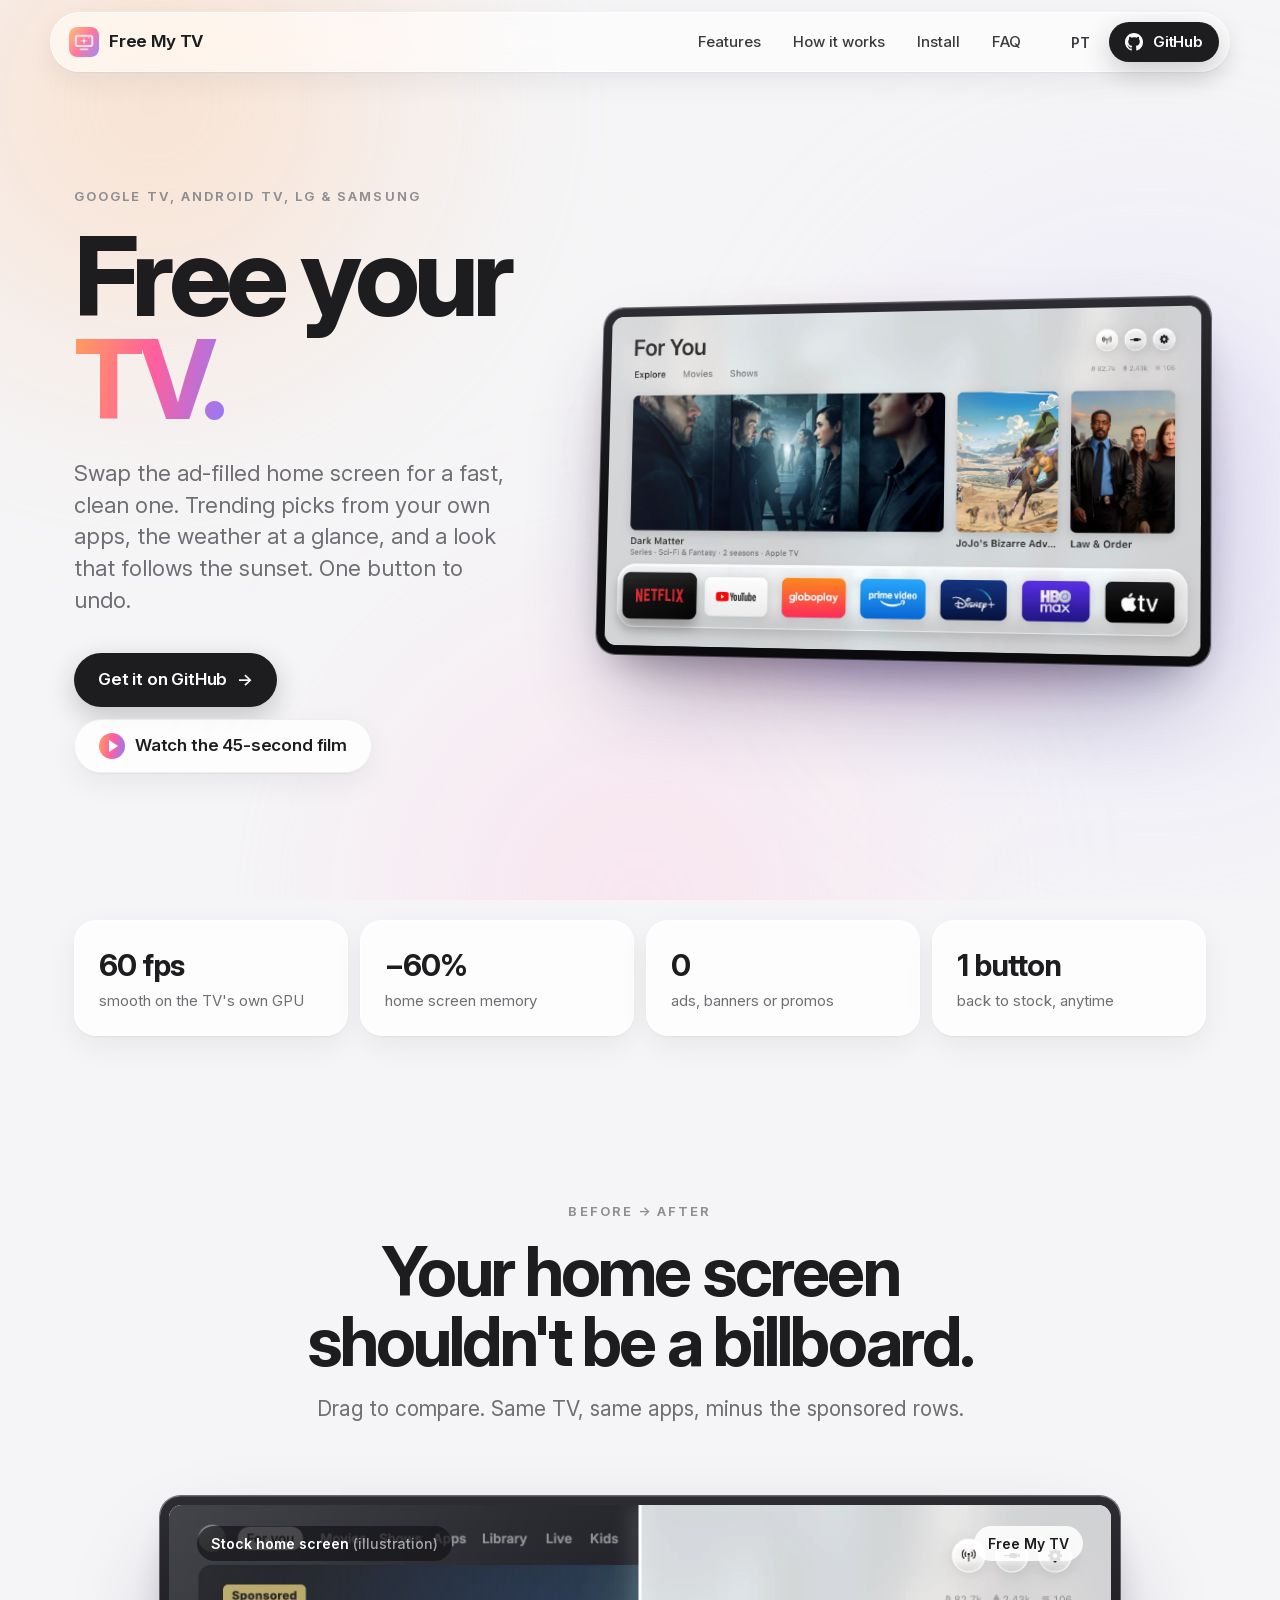
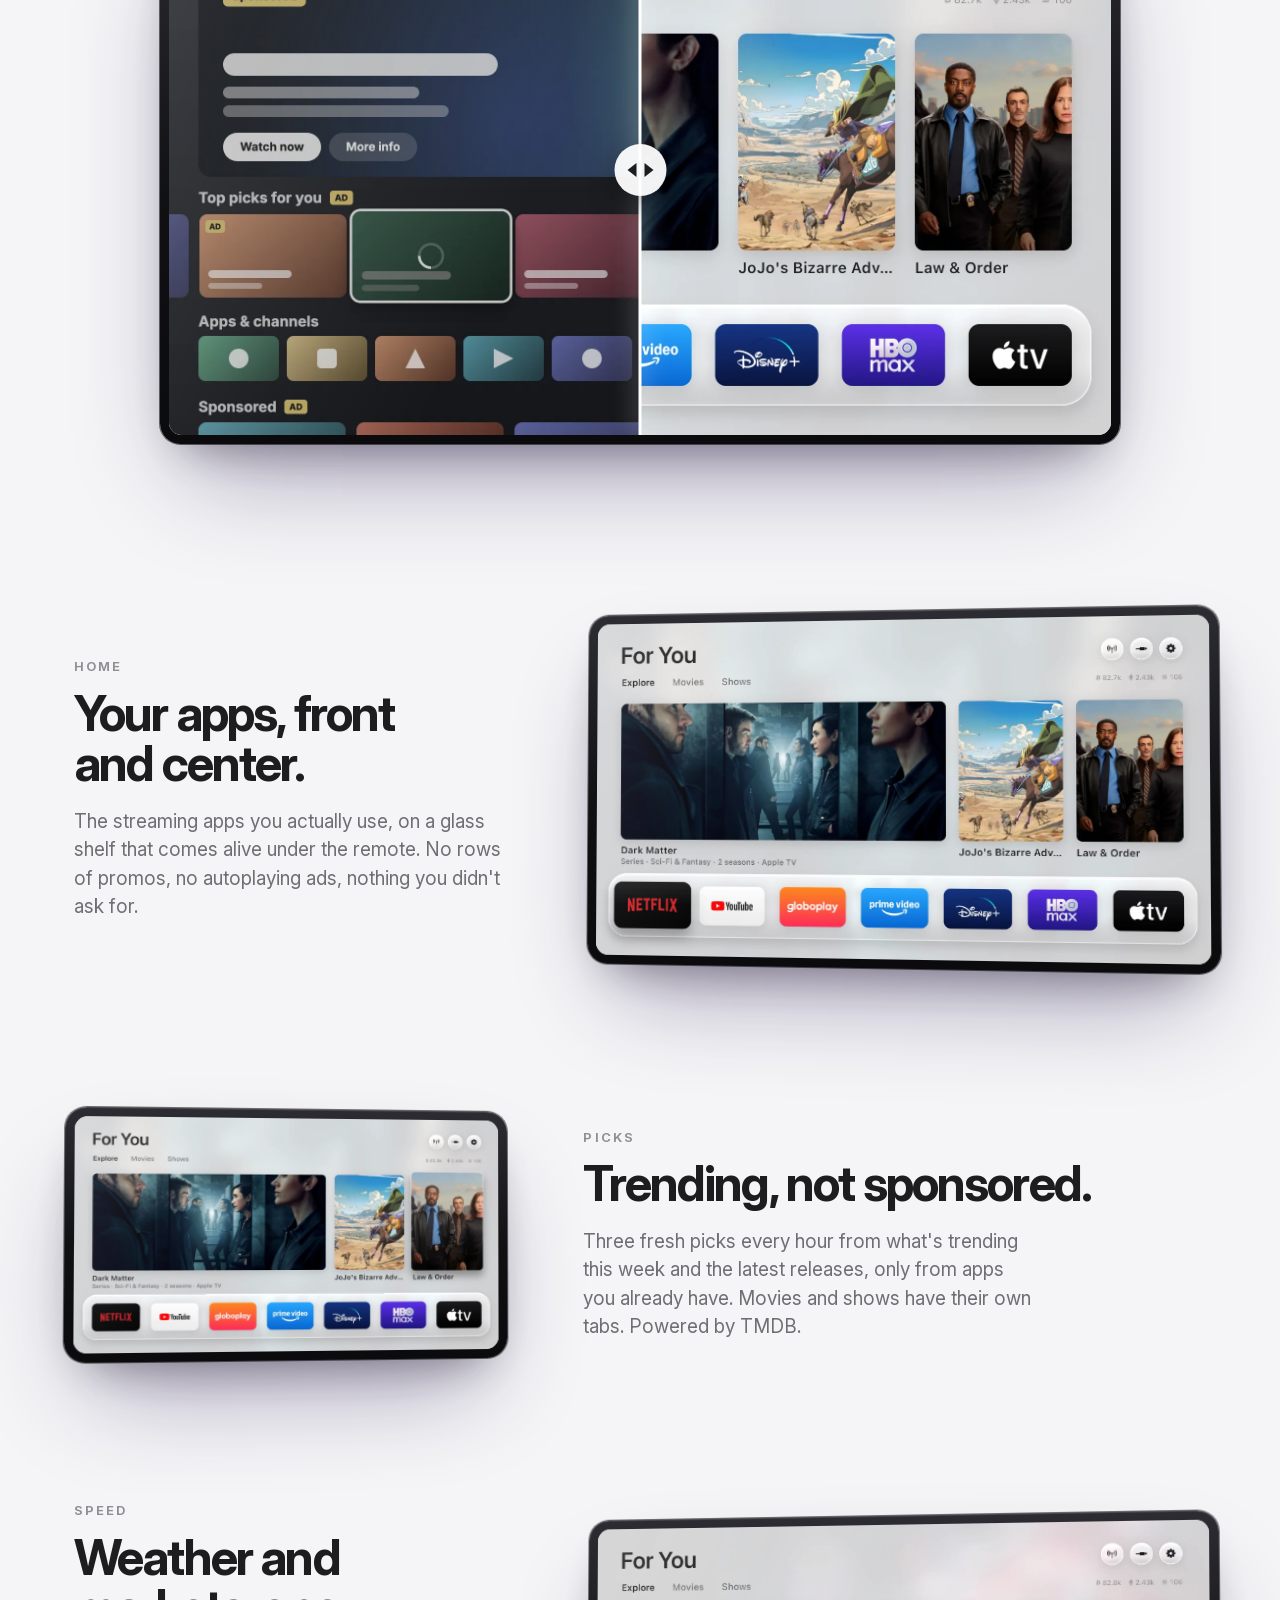
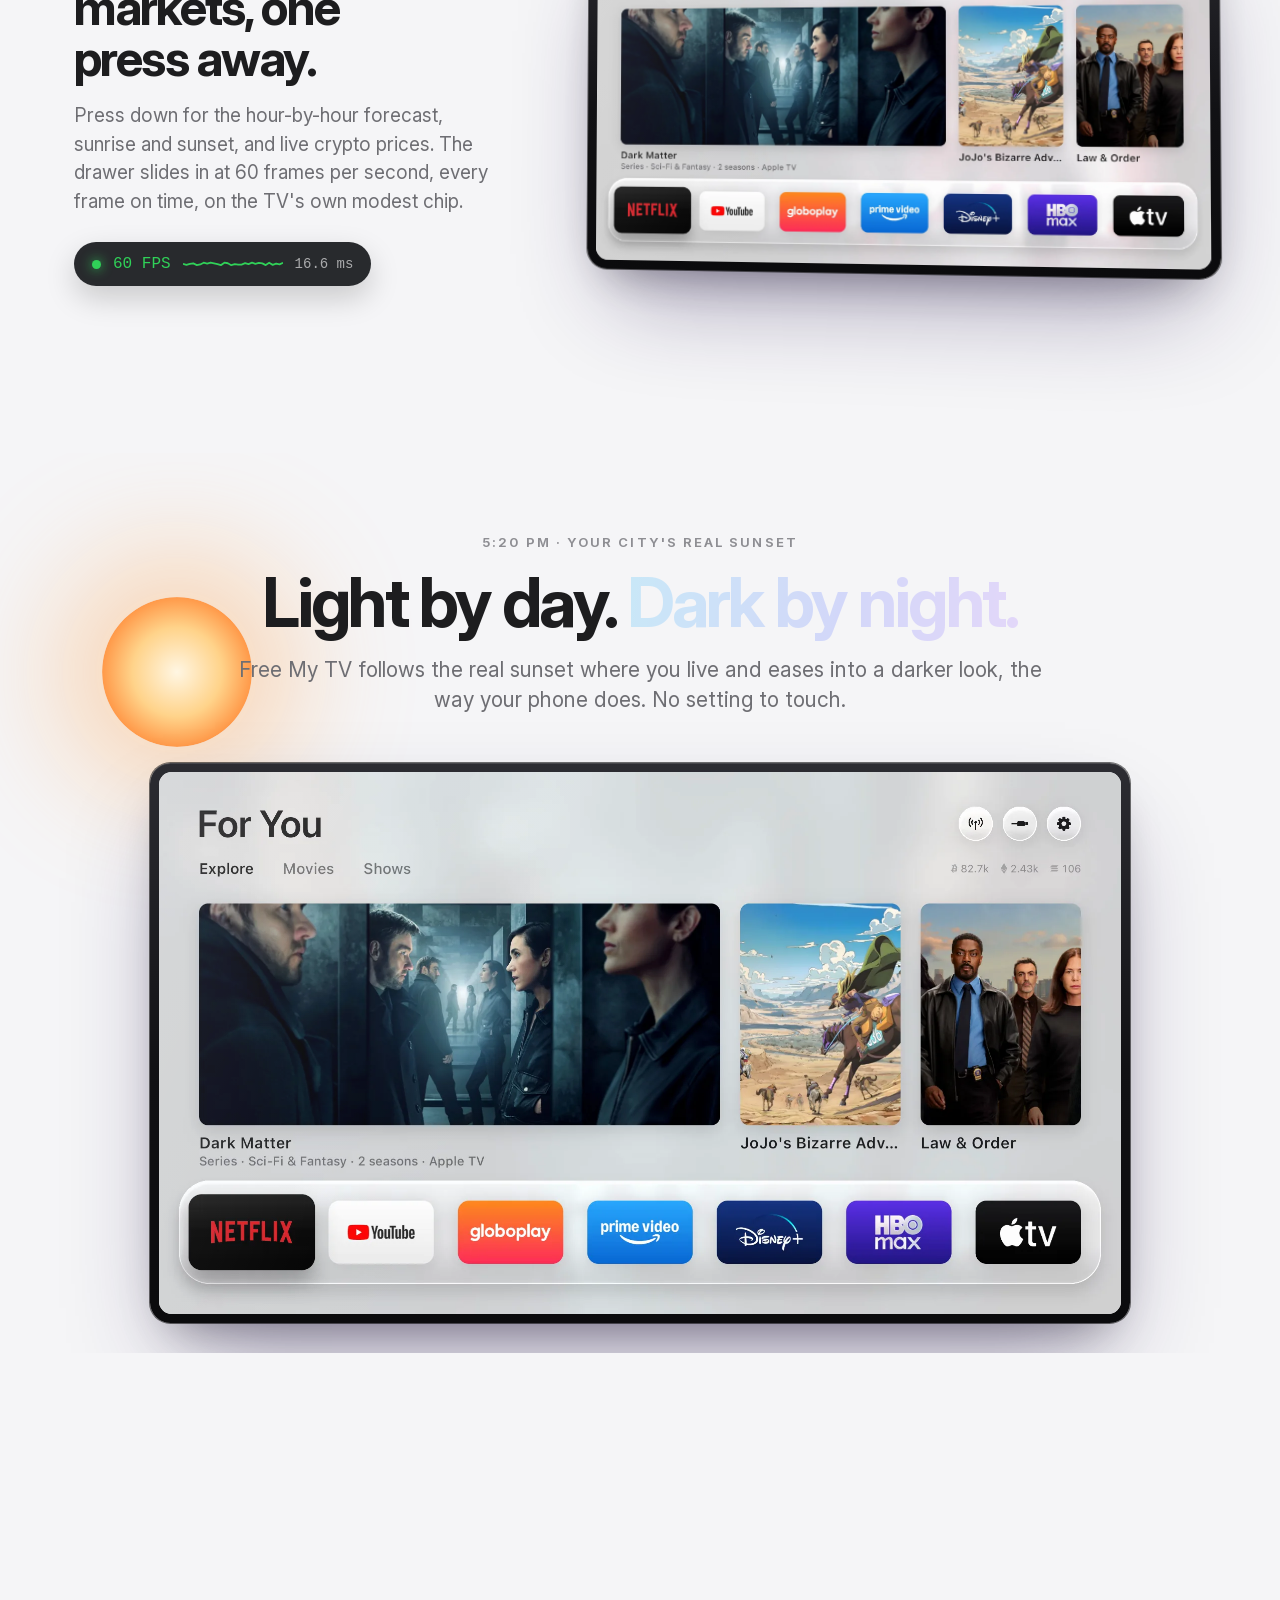
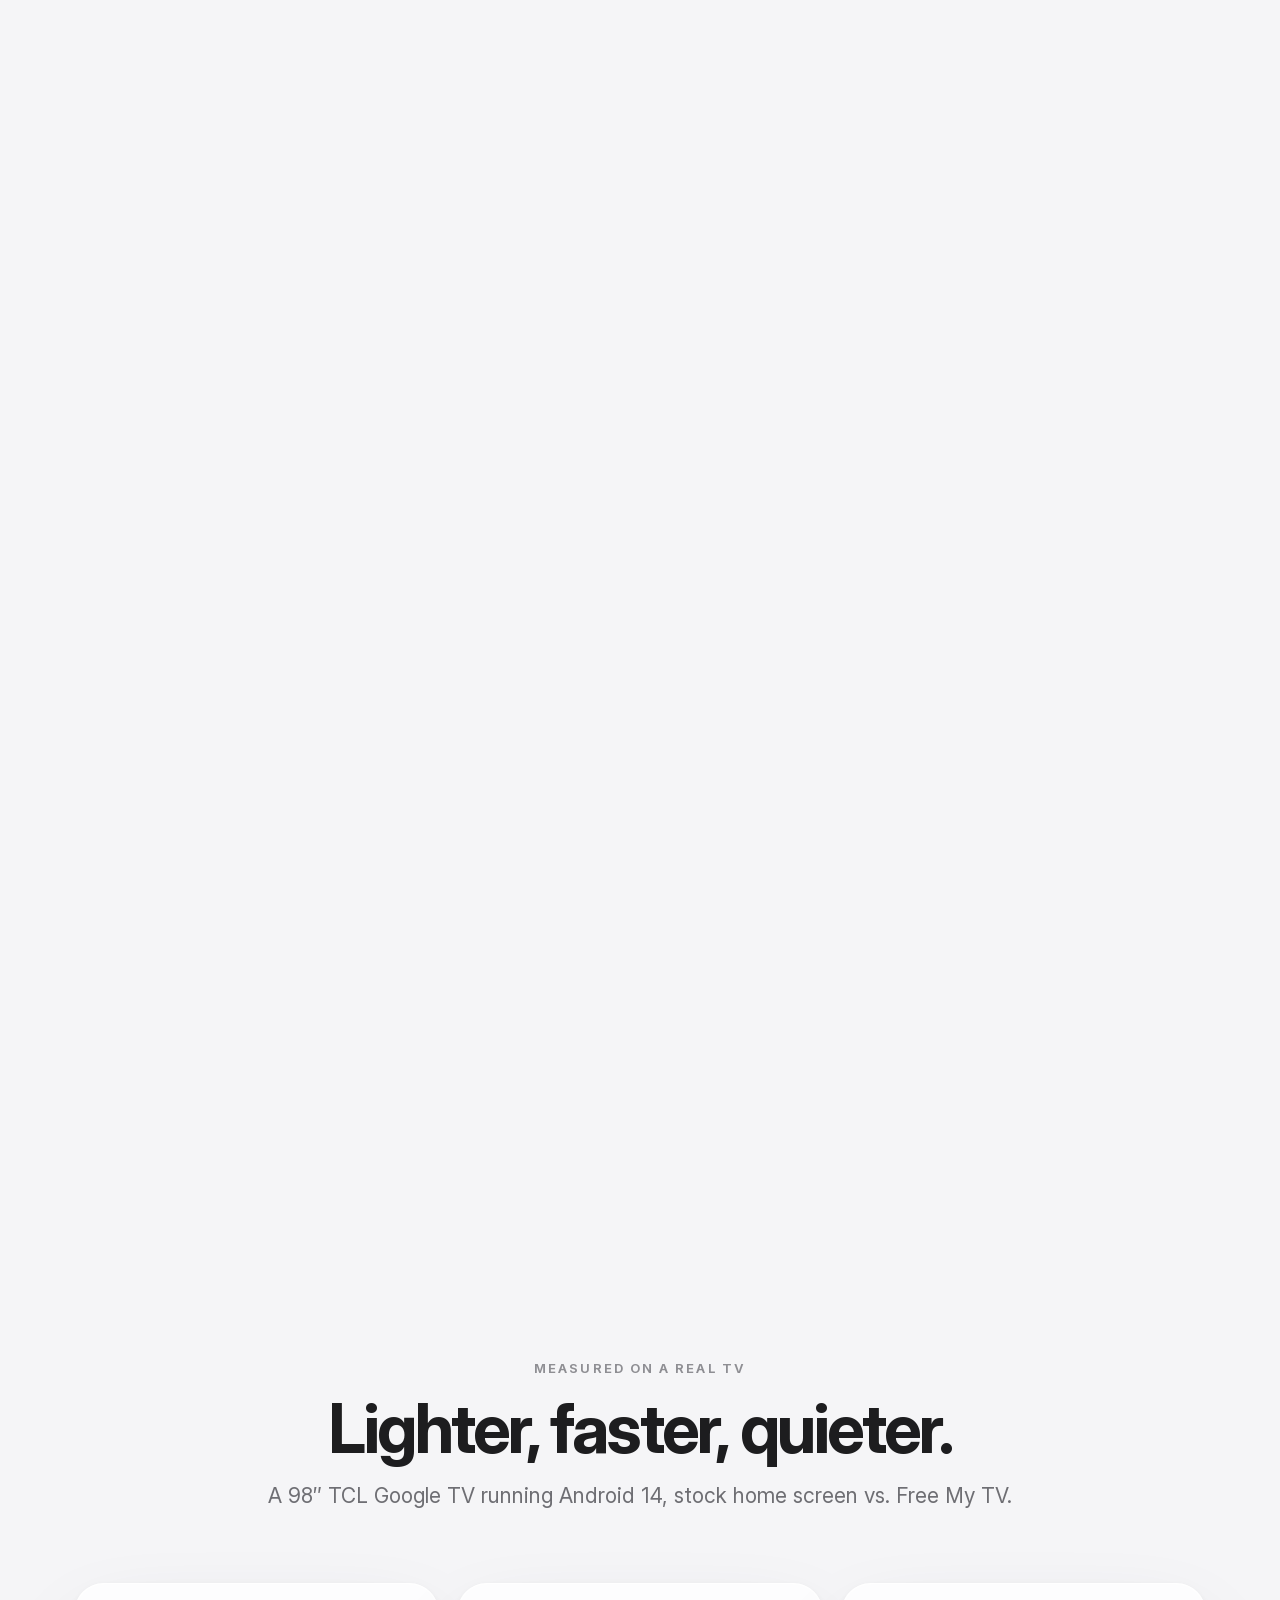
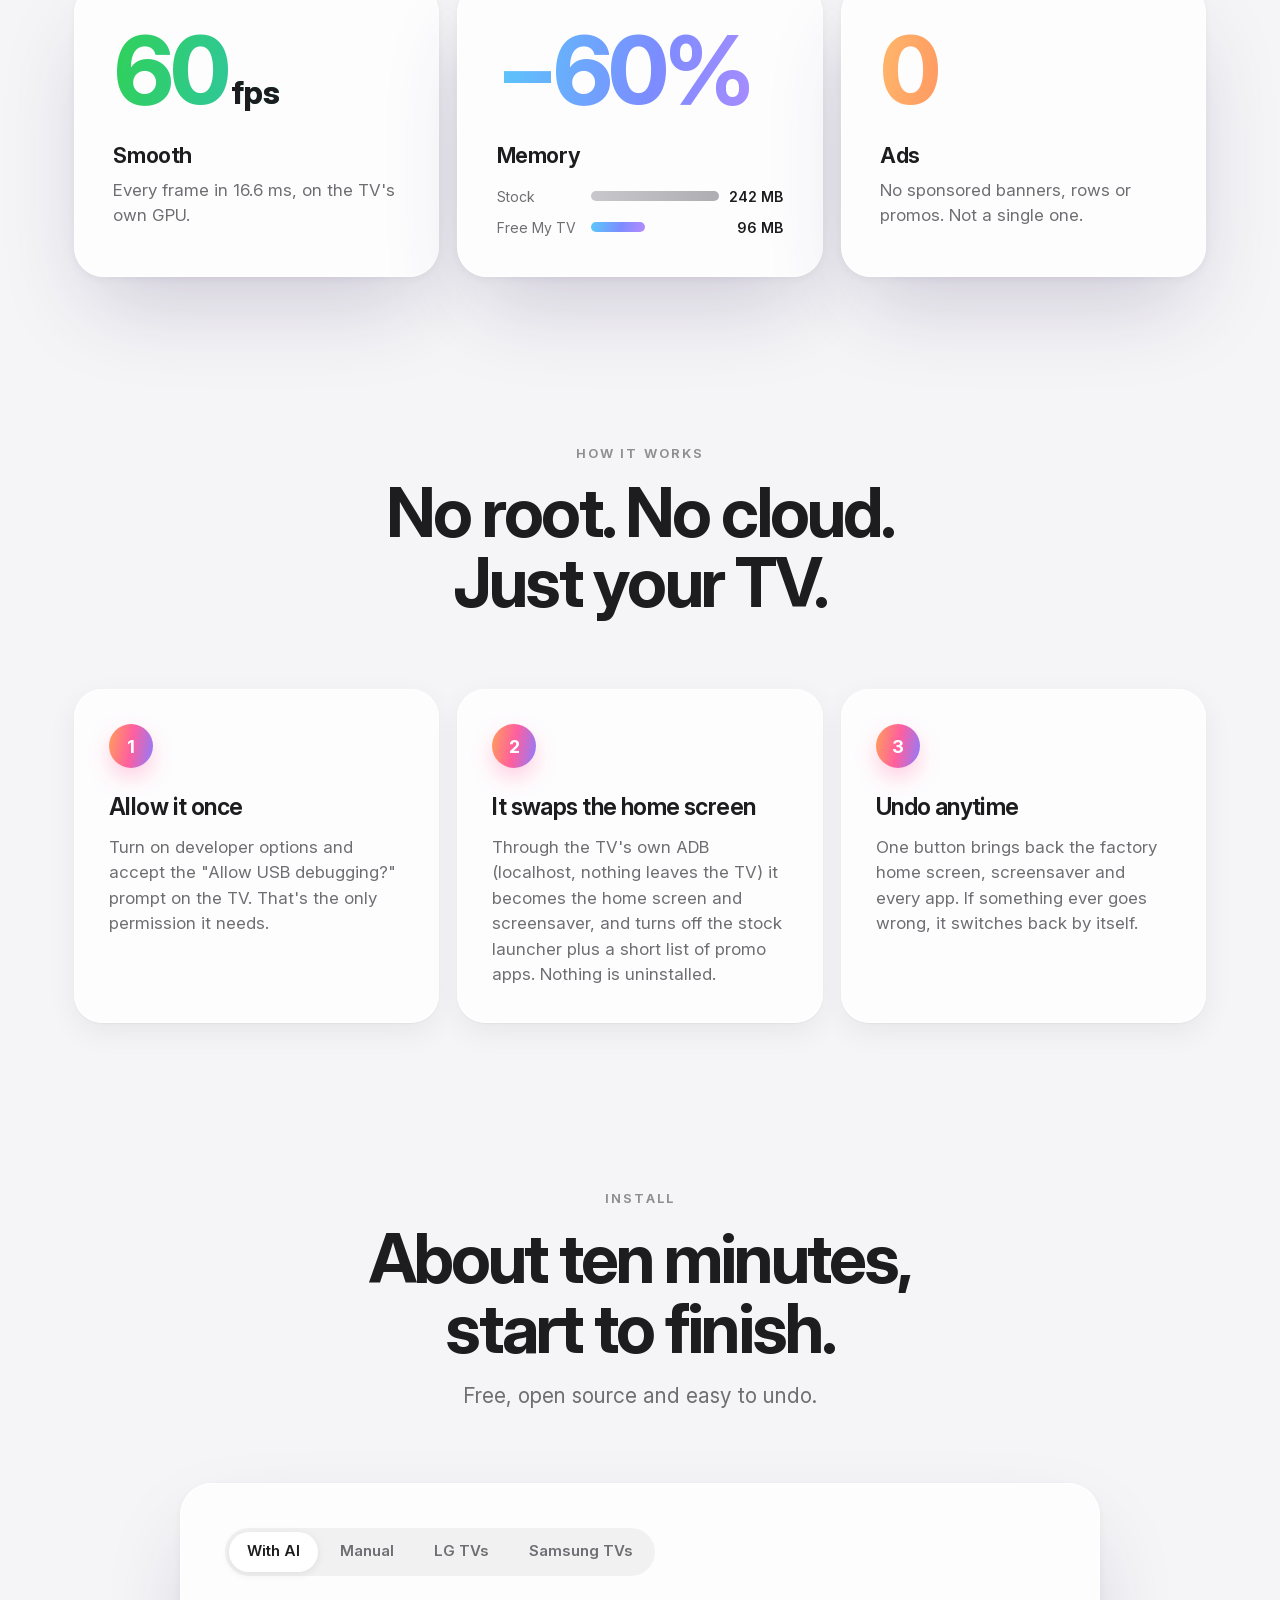
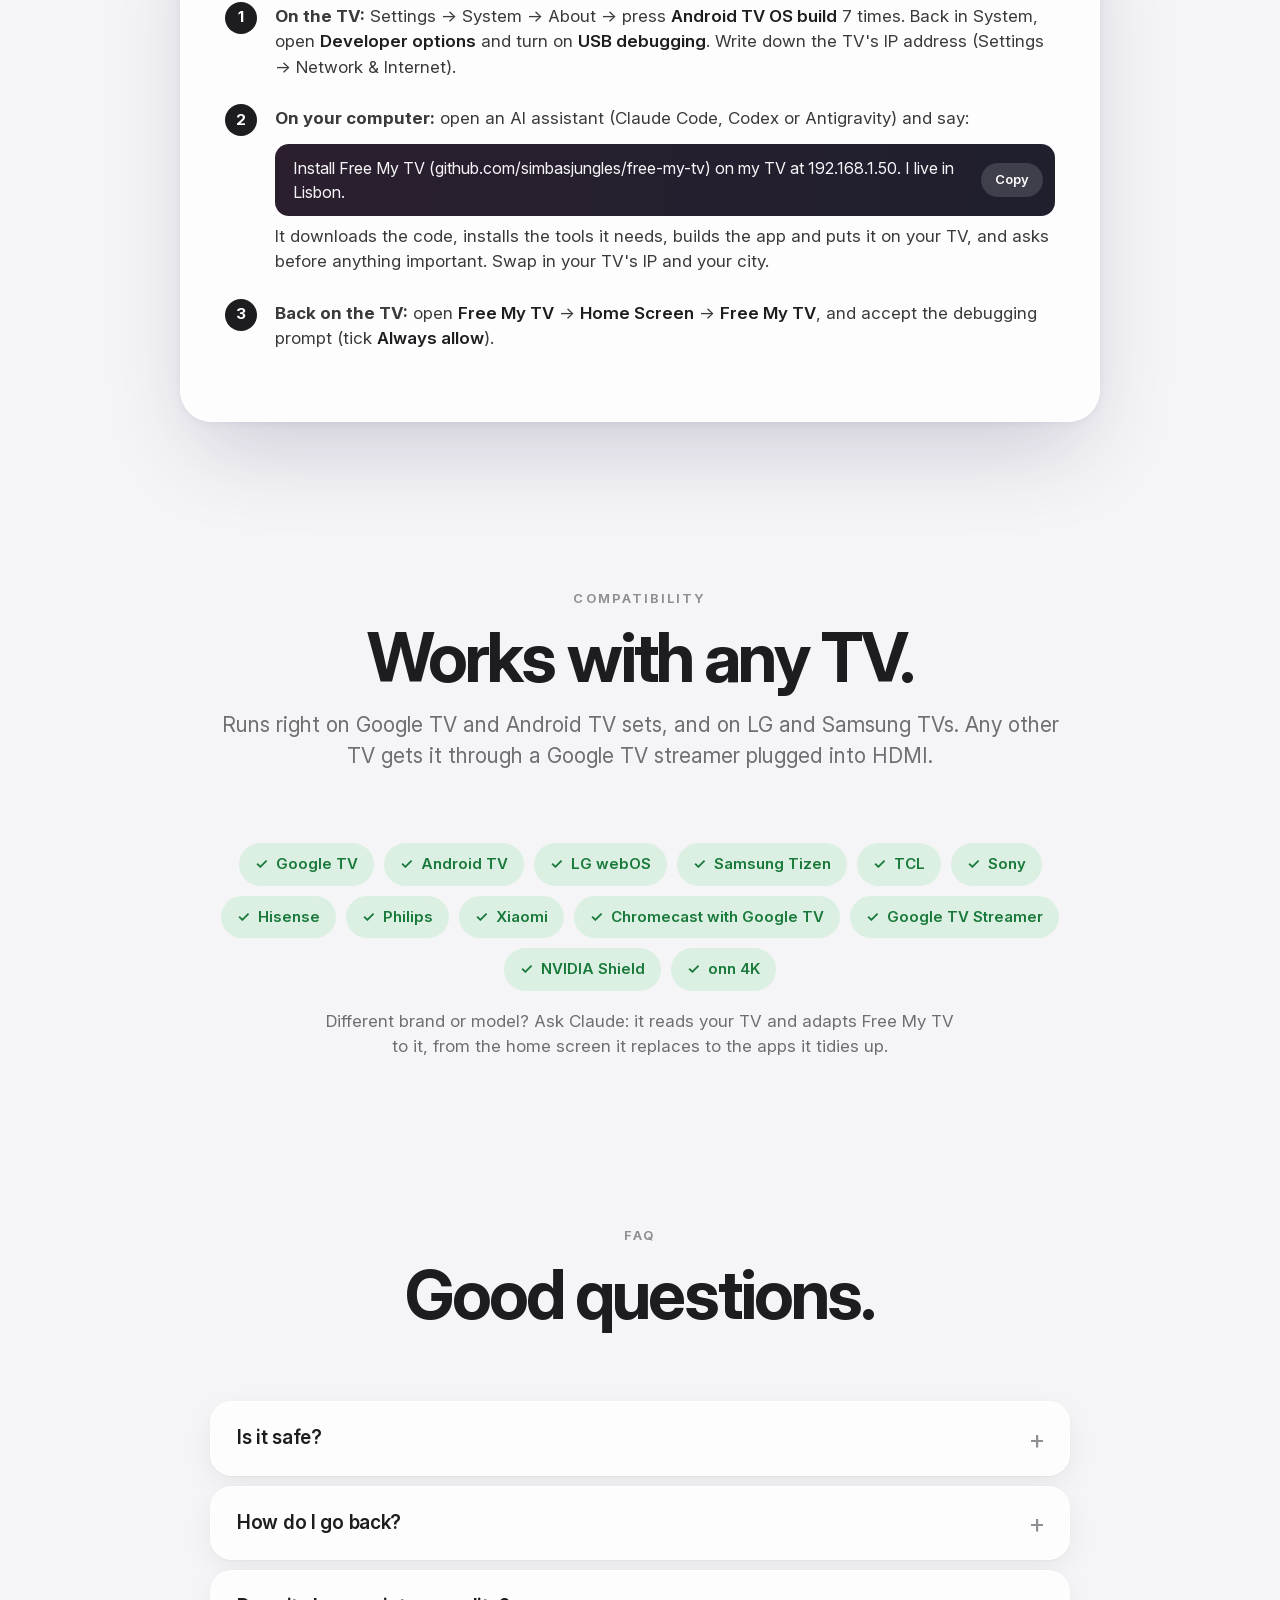
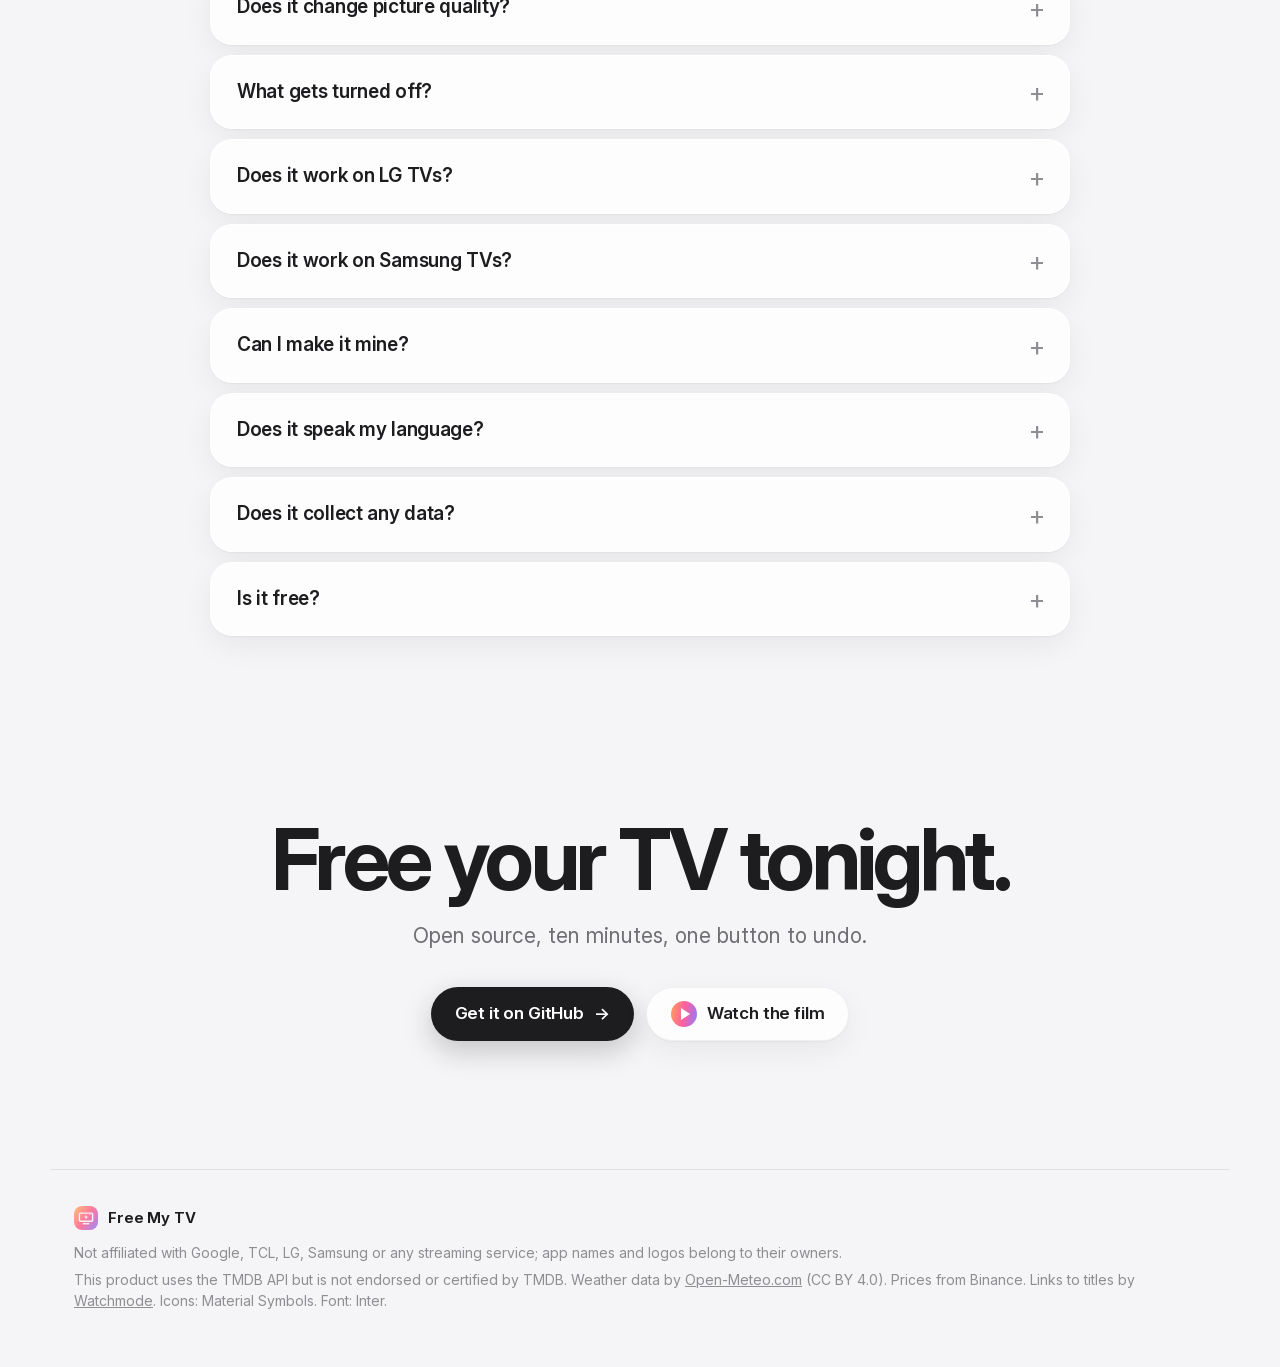
<file: docs/index.html>
<!doctype html>
<html lang="en">
<head>
  <meta charset="utf-8">
  <meta name="viewport" content="width=device-width, initial-scale=1, viewport-fit=cover">
  <script>
    // Brazilians (a Portuguese browser or a Brazilian time zone) get the Portuguese page; the PT/EN switch wins.
    (function () {
      var lang;
      try { lang = localStorage.getItem("lang"); } catch (e) {}
      if (!lang) {
        var zone = "";
        try { zone = Intl.DateTimeFormat().resolvedOptions().timeZone || ""; } catch (e) {}
        var brazil = /^(America\/(Sao_Paulo|Rio_Branco|Manaus|Cuiaba|Campo_Grande|Porto_Velho|Boa_Vista|Belem|Fortaleza|Recife|Araguaina|Maceio|Bahia|Santarem|Noronha|Eirunepe)|Brazil\/)/.test(zone);
        lang = brazil || /^pt\b/i.test(navigator.language || "") ? "pt" : "en";
      }
      if (lang === "pt") location.replace("pt/" + location.search + location.hash);
    })();
  </script>
  <title>Free My TV — a fast, ad-free home screen for Google TV, LG and Samsung TVs</title>
  <meta name="description" content="Open-source home screen for Google TV, Android TV, LG and Samsung TVs. No ads, 60 fps, trending picks from your own apps and a look that follows the sunset. One button to undo.">
  <link rel="canonical" href="https://freemytv.io/">
  <link rel="alternate" hreflang="en" href="https://freemytv.io/">
  <link rel="alternate" hreflang="pt-BR" href="https://freemytv.io/pt/">
  <link rel="alternate" hreflang="x-default" href="https://freemytv.io/">
  <meta name="theme-color" content="#F5F5F7">
  <meta property="og:type" content="website">
  <meta property="og:locale" content="en_US">
  <meta property="og:locale:alternate" content="pt_BR">
  <meta property="og:url" content="https://freemytv.io/">
  <meta property="og:title" content="Free My TV">
  <meta property="og:description" content="A fast, ad-free home screen for Google TV, LG and Samsung TVs. Open source. One button to undo.">
  <meta property="og:image" content="https://freemytv.io/assets/og.jpg">
  <meta property="og:image:width" content="1200">
  <meta property="og:image:height" content="630">
  <meta name="twitter:card" content="summary_large_image">
  <meta name="twitter:title" content="Free My TV">
  <meta name="twitter:description" content="A fast, ad-free home screen for Google TV, LG and Samsung TVs. Open source. One button to undo.">
  <meta name="twitter:image" content="https://freemytv.io/assets/og.jpg">
  <link rel="icon" type="image/png" href="assets/favicon-64.png">
  <link rel="apple-touch-icon" href="assets/apple-touch-icon.png">
  <link rel="preload" href="assets/fonts/InterVariable.ttf" as="font" type="font/ttf" crossorigin>
  <link rel="stylesheet" href="styles.css">
</head>
<body>
  <div class="sky" aria-hidden="true"><span class="blob b1"></span><span class="blob b2"></span><span class="blob b3"></span></div>

  <header class="nav" id="nav">
    <a class="brand" href="#top" aria-label="Free My TV, back to top">
      <img src="assets/icon-512.png" alt="" width="30" height="30">
      <span>Free My TV</span>
    </a>
    <nav class="links" aria-label="Sections">
      <a href="#features">Features</a>
      <a href="#how">How it works</a>
      <a href="#install">Install</a>
      <a href="#faq">FAQ</a>
    </nav>
    <div class="nav-end">
      <a class="lang" href="pt/" hreflang="pt-BR" lang="pt-BR" data-lang="pt" aria-label="Ler em português">PT</a>
      <a class="btn btn-dark btn-sm" href="https://github.com/simbasjungles/free-my-tv" rel="noopener">
      <svg class="gh" viewBox="0 0 16 16" aria-hidden="true"><path d="M8 0C3.58 0 0 3.58 0 8c0 3.54 2.29 6.53 5.47 7.59.4.07.55-.17.55-.38 0-.19-.01-.82-.01-1.49-2.01.37-2.53-.49-2.69-.94-.09-.23-.48-.94-.82-1.13-.28-.15-.68-.52-.01-.53.63-.01 1.08.58 1.23.82.72 1.21 1.87.87 2.33.66.07-.52.28-.87.51-1.07-1.78-.2-3.64-.89-3.64-3.95 0-.87.31-1.59.82-2.15-.08-.2-.36-1.02.08-2.12 0 0 .67-.21 2.2.82.64-.18 1.32-.27 2-.27.68 0 1.36.09 2 .27 1.53-1.04 2.2-.82 2.2-.82.44 1.1.16 1.92.08 2.12.51.56.82 1.27.82 2.15 0 3.07-1.87 3.75-3.65 3.95.29.25.54.73.54 1.48 0 1.07-.01 1.93-.01 2.2 0 .21.15.46.55.38A8.013 8.013 0 0016 8c0-4.42-3.58-8-8-8z"/></svg>
      <span>GitHub</span>
      </a>
    </div>
  </header>

  <main id="top">
    <!-- Hero -->
    <section class="hero">
      <div class="hero-copy">
        <p class="kicker" data-reveal>Google TV, Android TV, LG &amp; Samsung</p>
        <h1 data-reveal>Free your <span class="grad">TV.</span></h1>
        <p class="lede" data-reveal>Swap the ad-filled home screen for a fast, clean one. Trending picks from your own apps, the weather at a glance, and a look that follows the sunset. One button to undo.</p>
        <div class="cta" data-reveal>
          <a class="btn btn-dark" href="https://github.com/simbasjungles/free-my-tv" rel="noopener">Get it on GitHub <span aria-hidden="true">→</span></a>
          <button class="btn btn-glass" type="button" data-film><span class="play" aria-hidden="true"></span>Watch the 45-second film</button>
        </div>
      </div>
      <div class="hero-stage" data-reveal>
        <div class="tv tilt" id="heroTv">
          <div class="screen">
            <video data-src="assets/nav.mp4" poster="assets/nav-poster.webp" muted loop playsinline preload="none" aria-label="The Free My TV home screen, moving through the apps"></video>
          </div>
        </div>
        <div class="floor" aria-hidden="true"></div>
      </div>
      <ul class="stats" data-reveal>
        <li><b>60 fps</b><span>smooth on the TV's own GPU</span></li>
        <li><b>−60%</b><span>home screen memory</span></li>
        <li><b>0</b><span>ads, banners or promos</span></li>
        <li><b>1 button</b><span>back to stock, anytime</span></li>
      </ul>
    </section>

    <!-- Before / after -->
    <section class="section compare" id="compare">
      <div class="head" data-reveal>
        <p class="kicker">Before → after</p>
        <h2>Your home screen shouldn't be a billboard.</h2>
        <p class="sub">Drag to compare. Same TV, same apps, minus the sponsored rows.</p>
      </div>
      <div class="tv ba" id="ba" data-reveal tabindex="0" role="slider" aria-label="Compare the stock home screen with Free My TV" aria-valuemin="0" aria-valuemax="100" aria-valuenow="50">
        <div class="screen">
          <img class="after" src="assets/home-day.webp" alt="The Free My TV home screen: three picks, a glass shelf of apps" loading="lazy">
          <div class="before-wrap"><img class="before" src="assets/before.webp" alt="A typical stock home screen full of sponsored rows (illustration)" loading="lazy"></div>
          <span class="tag tag-l">Stock home screen <em>(illustration)</em></span>
          <span class="tag tag-r">Free My TV</span>
          <div class="handle" aria-hidden="true"><span></span></div>
        </div>
      </div>
    </section>

    <!-- Features -->
    <section class="section features" id="features">
      <article class="feature" data-reveal>
        <div class="copy">
          <p class="kicker">Home</p>
          <h3>Your apps, front and center.</h3>
          <p>The streaming apps you actually use, on a glass shelf that comes alive under the remote. No rows of promos, no autoplaying ads, nothing you didn't ask for.</p>
        </div>
        <div class="tv"><div class="screen"><video data-src="assets/nav.mp4" poster="assets/nav-poster.webp" muted loop playsinline preload="none" aria-label="Moving across the app shelf"></video></div></div>
      </article>

      <article class="feature flip" data-reveal>
        <div class="copy">
          <p class="kicker">Picks</p>
          <h3>Trending, not sponsored.</h3>
          <p>Three fresh picks every hour from what's trending this week and the latest releases, only from apps you already have. Movies and shows have their own tabs. Powered by TMDB.</p>
        </div>
        <div class="tv"><div class="screen"><video data-src="assets/tabs.mp4" poster="assets/tabs-poster.webp" muted loop playsinline preload="none" aria-label="Switching between Explore, Movies and Shows"></video></div></div>
      </article>

      <article class="feature" data-reveal>
        <div class="copy">
          <p class="kicker">Speed</p>
          <h3>Weather and markets, one press away.</h3>
          <p>Press down for the hour-by-hour forecast, sunrise and sunset, and live crypto prices. The drawer slides in at 60 frames per second, every frame on time, on the TV's own modest chip.</p>
          <div class="hud" aria-hidden="true"><i></i><b>60 FPS</b><svg viewBox="0 0 120 24" preserveAspectRatio="none"><polyline id="spark" fill="none" points=""/></svg><span>16.6 ms</span></div>
        </div>
        <div class="tv"><div class="screen"><video data-src="assets/drawer.mp4" poster="assets/drawer-poster.webp" muted loop playsinline preload="none" aria-label="The drawer with weather and crypto opening"></video></div></div>
      </article>
    </section>

    <!-- Sunset: scroll to go from day to night -->
    <section class="sunset" id="sunset" aria-label="Light by day, dark by night">
      <div class="sticky">
        <div class="stars" aria-hidden="true"></div>
        <div class="sun" aria-hidden="true"></div>
        <div class="moon" aria-hidden="true"></div>
        <div class="head">
          <p class="kicker"><span class="clock" id="sunClock">5:20 PM</span> · your city's real sunset</p>
          <h2><span class="w-day">Light by day.</span> <span class="w-night">Dark by night.</span></h2>
          <p class="sub">Free My TV follows the real sunset where you live and eases into a darker look, the way your phone does. No setting to touch.</p>
        </div>
        <div class="tv"><div class="screen">
          <img src="assets/day.webp" alt="The home screen during the day" loading="lazy">
          <img class="night" src="assets/night.webp" alt="The same home screen at night" loading="lazy">
        </div></div>
      </div>
    </section>

    <!-- Numbers -->
    <section class="section numbers" id="numbers">
      <div class="head" data-reveal>
        <p class="kicker">Measured on a real TV</p>
        <h2>Lighter, faster, quieter.</h2>
        <p class="sub">A 98″ TCL Google TV running Android 14, stock home screen vs. Free My TV.</p>
      </div>
      <div class="cards">
        <div class="card" data-reveal><b class="big grad-mint"><span data-count="60">0</span><small>fps</small></b><h4>Smooth</h4><p>Every frame in 16.6 ms, on the TV's own GPU.</p></div>
        <div class="card" data-reveal><b class="big grad-sky">−<span data-count="60">0</span>%</b><h4>Memory</h4>
          <div class="bars"><div><span>Stock</span><i style="--w:100%"></i><em>242 MB</em></div><div><span>Free My TV</span><i style="--w:40%"></i><em>96 MB</em></div></div>
        </div>
        <div class="card" data-reveal><b class="big grad-sun">0</b><h4>Ads</h4><p>No sponsored banners, rows or promos. Not a single one.</p></div>
      </div>
    </section>

    <!-- How it works -->
    <section class="section how" id="how">
      <div class="head" data-reveal>
        <p class="kicker">How it works</p>
        <h2>No root. No cloud. Just your TV.</h2>
      </div>
      <ol class="steps">
        <li class="step" data-reveal>
          <span class="num">1</span>
          <h4>Allow it once</h4>
          <p>Turn on developer options and accept the "Allow USB debugging?" prompt on the TV. That's the only permission it needs.</p>
        </li>
        <li class="step" data-reveal>
          <span class="num">2</span>
          <h4>It swaps the home screen</h4>
          <p>Through the TV's own ADB (localhost, nothing leaves the TV) it becomes the home screen and screensaver, and turns off the stock launcher plus a short list of promo apps. Nothing is uninstalled.</p>
        </li>
        <li class="step" data-reveal>
          <span class="num">3</span>
          <h4>Undo anytime</h4>
          <p>One button brings back the factory home screen, screensaver and every app. If something ever goes wrong, it switches back by itself.</p>
        </li>
      </ol>
    </section>

    <!-- Install -->
    <section class="section install" id="install">
      <div class="head" data-reveal>
        <p class="kicker">Install</p>
        <h2>About ten minutes, start to finish.</h2>
        <p class="sub">Free, open source and easy to undo.</p>
      </div>
      <div class="panel" data-reveal>
        <div class="tabs" role="tablist" aria-label="Install method">
          <button role="tab" aria-selected="true" aria-controls="tab-claude" id="t-claude">With AI</button>
          <button role="tab" aria-selected="false" aria-controls="tab-manual" id="t-manual">Manual</button>
          <button role="tab" aria-selected="false" aria-controls="tab-lg" id="t-lg">LG TVs</button>
          <button role="tab" aria-selected="false" aria-controls="tab-samsung" id="t-samsung">Samsung TVs</button>
        </div>

        <div class="tabpanel" id="tab-claude" role="tabpanel" aria-labelledby="t-claude">
          <ol class="howto">
            <li><b>On the TV:</b> Settings → System → About → press <em>Android TV OS build</em> 7 times. Back in System, open <em>Developer options</em> and turn on <em>USB debugging</em>. Write down the TV's IP address (Settings → Network &amp; Internet).</li>
            <li><b>On your computer:</b> open an AI assistant (Claude Code, Codex or Antigravity) and say:
              <div class="code prompt"><code>Install Free My TV (github.com/simbasjungles/free-my-tv) on my TV at 192.168.1.50. I live in Lisbon.</code><button class="copy-btn" type="button" aria-label="Copy prompt">Copy</button></div>
              It downloads the code, installs the tools it needs, builds the app and puts it on your TV, and asks before anything important. Swap in your TV's IP and your city.
            </li>
            <li><b>Back on the TV:</b> open <em>Free My TV</em> → <em>Home Screen</em> → <em>Free My TV</em>, and accept the debugging prompt (tick <em>Always allow</em>).</li>
          </ol>
        </div>

        <div class="tabpanel" id="tab-manual" role="tabpanel" aria-labelledby="t-manual" hidden>
          <ol class="howto">
            <li><b>On the TV:</b> turn on <em>Developer options</em> and <em>USB debugging</em> (as in the other tab), and note its IP address.</li>
            <li><b>Tools:</b> a JDK (17+), the Android SDK command-line tools and adb. On a Mac:
              <div class="code"><code>brew install --cask temurin android-commandlinetools android-platform-tools &amp;&amp; sdkmanager "build-tools;34.0.0" "platforms;android-34"</code><button class="copy-btn" type="button" aria-label="Copy command">Copy</button></div>
            </li>
            <li><b>Build:</b> the first run creates <em>config.properties</em>. Add your city there and, for the trending picks, a <a href="https://www.themoviedb.org/settings/api" rel="noopener">free TMDB key</a>. Then build again.
              <div class="code"><code>git clone https://github.com/simbasjungles/free-my-tv &amp;&amp; cd free-my-tv &amp;&amp; ./build.sh</code><button class="copy-btn" type="button" aria-label="Copy command">Copy</button></div>
            </li>
            <li><b>Install:</b>
              <div class="code"><code>adb connect 192.168.1.50:5555 &amp;&amp; adb install -r FreeMyTV.apk</code><button class="copy-btn" type="button" aria-label="Copy command">Copy</button></div>
              On TCL TVs, also let it run in the background (TCL blocks it by default):
              <div class="code"><code>adb shell &quot;appops set io.freemytv AUTO_START allow || appops set io.freemytv APP_AUTO_START allow&quot;</code><button class="copy-btn" type="button" aria-label="Copy command">Copy</button></div>
            </li>
            <li><b>On the TV:</b> open <em>Free My TV</em> → <em>Home Screen</em> → <em>Free My TV</em>.</li>
          </ol>
        </div>

        <div class="tabpanel" id="tab-lg" role="tabpanel" aria-labelledby="t-lg" hidden>
          <ol class="howto">
            <li><b>On the TV:</b> in the LG Content Store, install <em>Developer Mode</em>. Sign in with a free <a href="https://webostv.developer.lge.com" rel="noopener">LG developer account</a>, turn on <em>Dev Mode Status</em> (the TV restarts), then turn on <em>Key Server</em>. Write down the IP address and the passphrase it shows.</li>
            <li><b>On your computer:</b> get the code and build the LG app. Add your city to <em>config.properties</em>, as for Google TV.
              <div class="code"><code>git clone https://github.com/simbasjungles/free-my-tv &amp;&amp; cd free-my-tv &amp;&amp; python3 webos/build.py</code><button class="copy-btn" type="button" aria-label="Copy command">Copy</button></div>
            </li>
            <li><b>Install:</b> type the TV's passphrase when it asks. Free My TV opens on the TV.
              <div class="code"><code>python3 webos/install.py 192.168.1.50</code><button class="copy-btn" type="button" aria-label="Copy command">Copy</button></div>
            </li>
            <li><b>One press away:</b> while it's open, hold a number key on the remote. From then on, that key opens Free My TV from anywhere. Press <em>EXTEND</em> in Developer Mode once a month to keep it.</li>
          </ol>
        </div>

        <div class="tabpanel" id="tab-samsung" role="tabpanel" aria-labelledby="t-samsung" hidden>
          <ol class="howto">
            <li><b>On the TV:</b> open <em>Apps</em> and type <em>1&nbsp;2&nbsp;3&nbsp;4&nbsp;5</em> on the remote. Turn <em>Developer mode</em> on, type your computer's IP address in <em>Host PC IP</em>, and restart the TV.</li>
            <li><b>On your computer:</b> download <a href="https://github.com/reisxd/TizenBrewInstaller/releases/latest" rel="noopener">TizenBrew Installer</a>, the community's installer for Samsung TVs, open it and connect to your TV.</li>
            <li><b>Install from GitHub:</b> type this. On 2023 and newer TVs it asks you to sign in to your Samsung account once, to sign the app for your TV.
              <div class="code"><code>simbasjungles/free-my-tv</code><button class="copy-btn" type="button" aria-label="Copy">Copy</button></div>
            </li>
            <li><b>Straight to it:</b> in the TV's settings, under <em>Start Screen Options</em>, turn on <em>Autorun Last App</em>: the TV turns on into Free My TV. It takes your city from the TV's time zone; for your exact city and the trending picks, Claude Code builds it with your own settings.</li>
          </ol>
        </div>
      </div>
    </section>

    <!-- Compatibility -->
    <section class="section compat" id="compat">
      <div class="head" data-reveal>
        <p class="kicker">Compatibility</p>
        <h2>Works with any TV.</h2>
        <p class="sub">Runs right on Google TV and Android TV sets, and on LG and Samsung TVs. Any other TV gets it through a Google TV streamer plugged into HDMI.</p>
      </div>
      <div class="chips" data-reveal>
        <span class="chip ok">Google TV</span><span class="chip ok">Android TV</span><span class="chip ok">LG webOS</span><span class="chip ok">Samsung Tizen</span><span class="chip ok">TCL</span><span class="chip ok">Sony</span>
        <span class="chip ok">Hisense</span><span class="chip ok">Philips</span><span class="chip ok">Xiaomi</span><span class="chip ok">Chromecast with Google TV</span>
        <span class="chip ok">Google TV Streamer</span><span class="chip ok">NVIDIA Shield</span><span class="chip ok">onn 4K</span>
      </div>
      <p class="note" data-reveal>Different brand or model? Ask Claude: it reads your TV and adapts Free My TV to it, from the home screen it replaces to the apps it tidies up.</p>
    </section>

    <!-- FAQ -->
    <section class="section faq" id="faq">
      <div class="head" data-reveal>
        <p class="kicker">FAQ</p>
        <h2>Good questions.</h2>
      </div>
      <div class="qs" data-reveal>
        <details><summary>Is it safe?</summary><p>It uses the same commands as Android's own developer tools, from inside the TV. Nothing is rooted or uninstalled: apps are only turned off and come back with one button. Picture, sound, inputs, the remote, Google services and the Play Store are on a never-touch list.</p></details>
        <details><summary>How do I go back?</summary><p>Open Free My TV → Home Screen → Original. The factory home screen, screensaver and every app come back exactly as they were. If the new home screen ever crashes three times in five minutes, it switches back on its own.</p></details>
        <details><summary>Does it change picture quality?</summary><p>No. Picture settings aren't touched, and videos play through the same hardware path. We measured the same resolution and the same video source in both modes.</p></details>
        <details><summary>What gets turned off?</summary><p>The stock home screen and screensaver (replaced), Google TV's recovery home, Play Games and YouTube Music, and on TCL TVs the TCL Channel, messages, store demo, hotel menu, manuals, mirroring and logging apps. Google Assistant only if you ask for it in the config.</p></details>
        <details><summary>Does it work on LG TVs?</summary><p>Yes. On LG it installs through LG's own Developer Mode, with nothing rooted or changed on the TV, and it opens with one press of a number key. Same home screen, same picks, weather and prices. Press EXTEND in the Developer Mode app once a month to keep it.</p></details>
        <details><summary>Does it work on Samsung TVs?</summary><p>Yes, on Samsung TVs from 2017 on. It installs through Samsung's own Developer Mode with TizenBrew Installer, the community's installer, with nothing rooted or changed on the TV. Same home screen, weather and prices, with your city from the TV's time zone. For the trending picks, Claude Code builds it with your free TMDB key.</p></details>
        <details><summary>Can I make it mine?</summary><p>That's the idea. Open the folder in Claude Code and just ask: "add Crunchyroll to the shelf", "show prices in euros", "set it up for my Sony". It changes the code, rebuilds the app and puts it on your TV.</p></details>
        <details><summary>Does it speak my language?</summary><p>English, Spanish, Portuguese, Russian and German; on Google TV also French, Italian, Japanese and 16 more, following the TV's language, or the one you pick in its settings. Want another one? Ask Claude to add it.</p></details>
        <details><summary>Does it collect any data?</summary><p>No accounts, no analytics, no tracking. It only talks to TMDB (picks), Open-Meteo (weather, for your city) and Binance (prices), and Watchmode (links to titles) only if you set its key.</p></details>
        <details><summary>Is it free?</summary><p>Yes. MIT license, and the TMDB key is free too.</p></details>
      </div>
    </section>

    <!-- Final CTA -->
    <section class="final" data-reveal>
      <h2>Free your TV tonight.</h2>
      <p class="sub">Open source, ten minutes, one button to undo.</p>
      <div class="cta">
        <a class="btn btn-dark" href="https://github.com/simbasjungles/free-my-tv" rel="noopener">Get it on GitHub <span aria-hidden="true">→</span></a>
        <button class="btn btn-glass" type="button" data-film><span class="play" aria-hidden="true"></span>Watch the film</button>
      </div>
    </section>
  </main>

  <footer class="foot">
    <div class="brand"><img src="assets/icon-512.png" alt="" width="24" height="24"><span>Free My TV</span></div>
    <p>Not affiliated with Google, TCL, LG, Samsung or any streaming service; app names and logos belong to their owners.</p>
    <p>This product uses the TMDB API but is not endorsed or certified by TMDB. Weather data by <a href="https://open-meteo.com/" rel="noopener">Open-Meteo.com</a> (CC BY 4.0). Prices from Binance. Links to titles by <a href="https://api.watchmode.com/" rel="noopener">Watchmode</a>. Icons: Material Symbols. Font: Inter.</p>
  </footer>

  <dialog class="film" id="film" aria-label="The Free My TV film">
    <button class="close" type="button" aria-label="Close">×</button>
    <video controls playsinline preload="none" poster="assets/film-poster.webp"><source src="assets/film.mp4" type="video/mp4"></video>
  </dialog>

  <script src="app.js" defer></script>
</body>
</html>
</file>
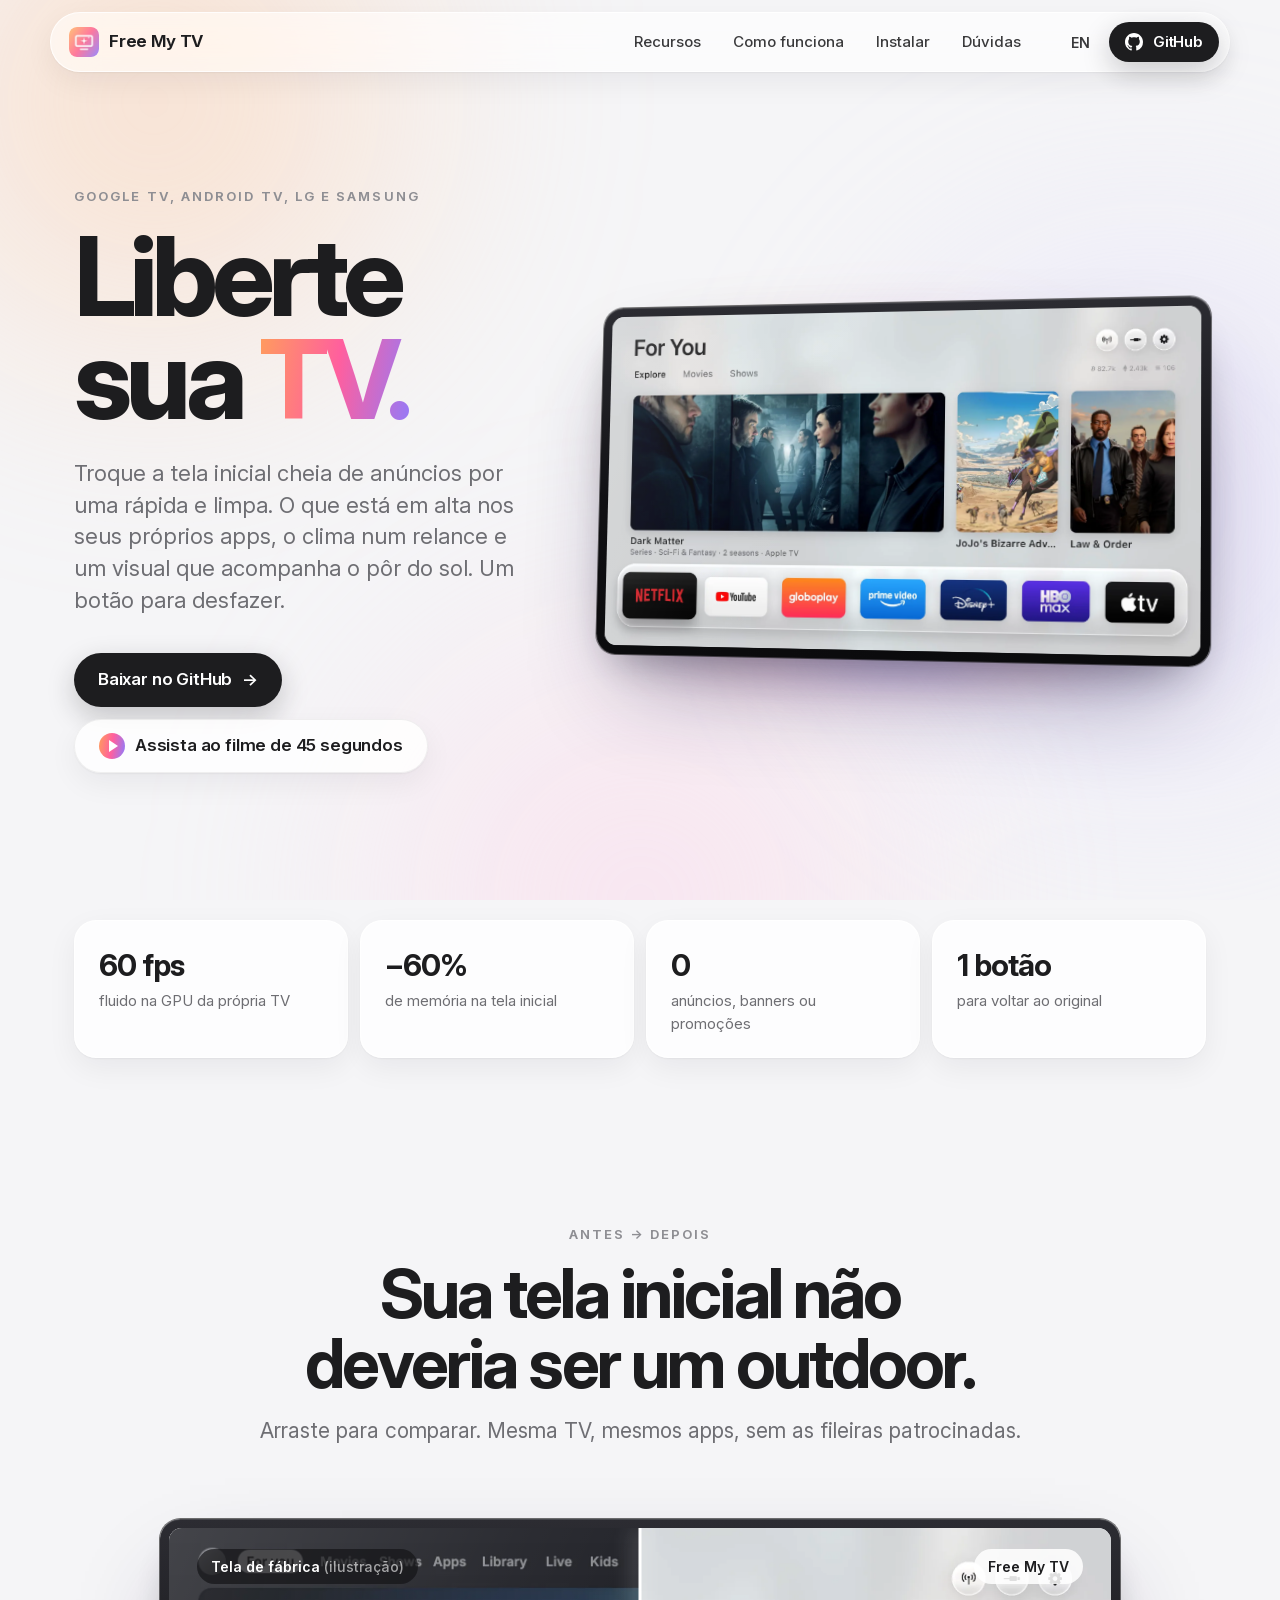
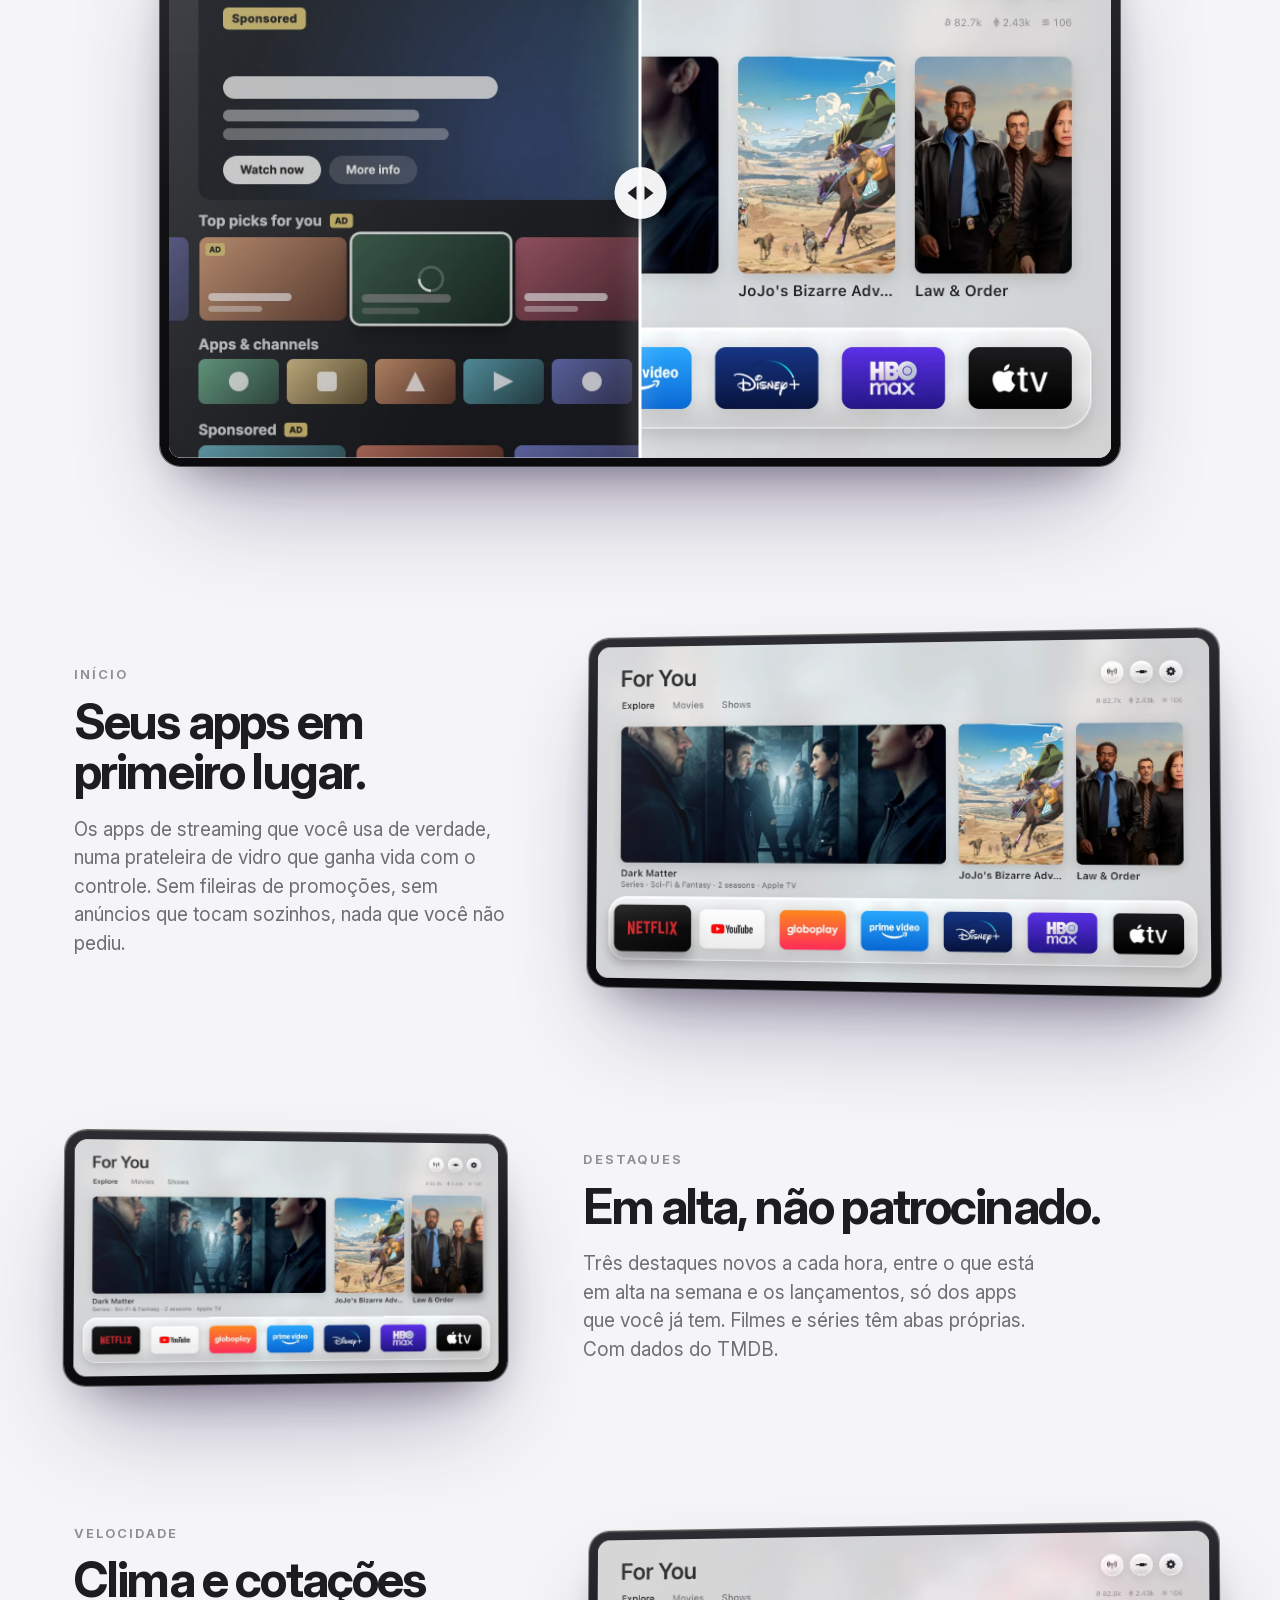
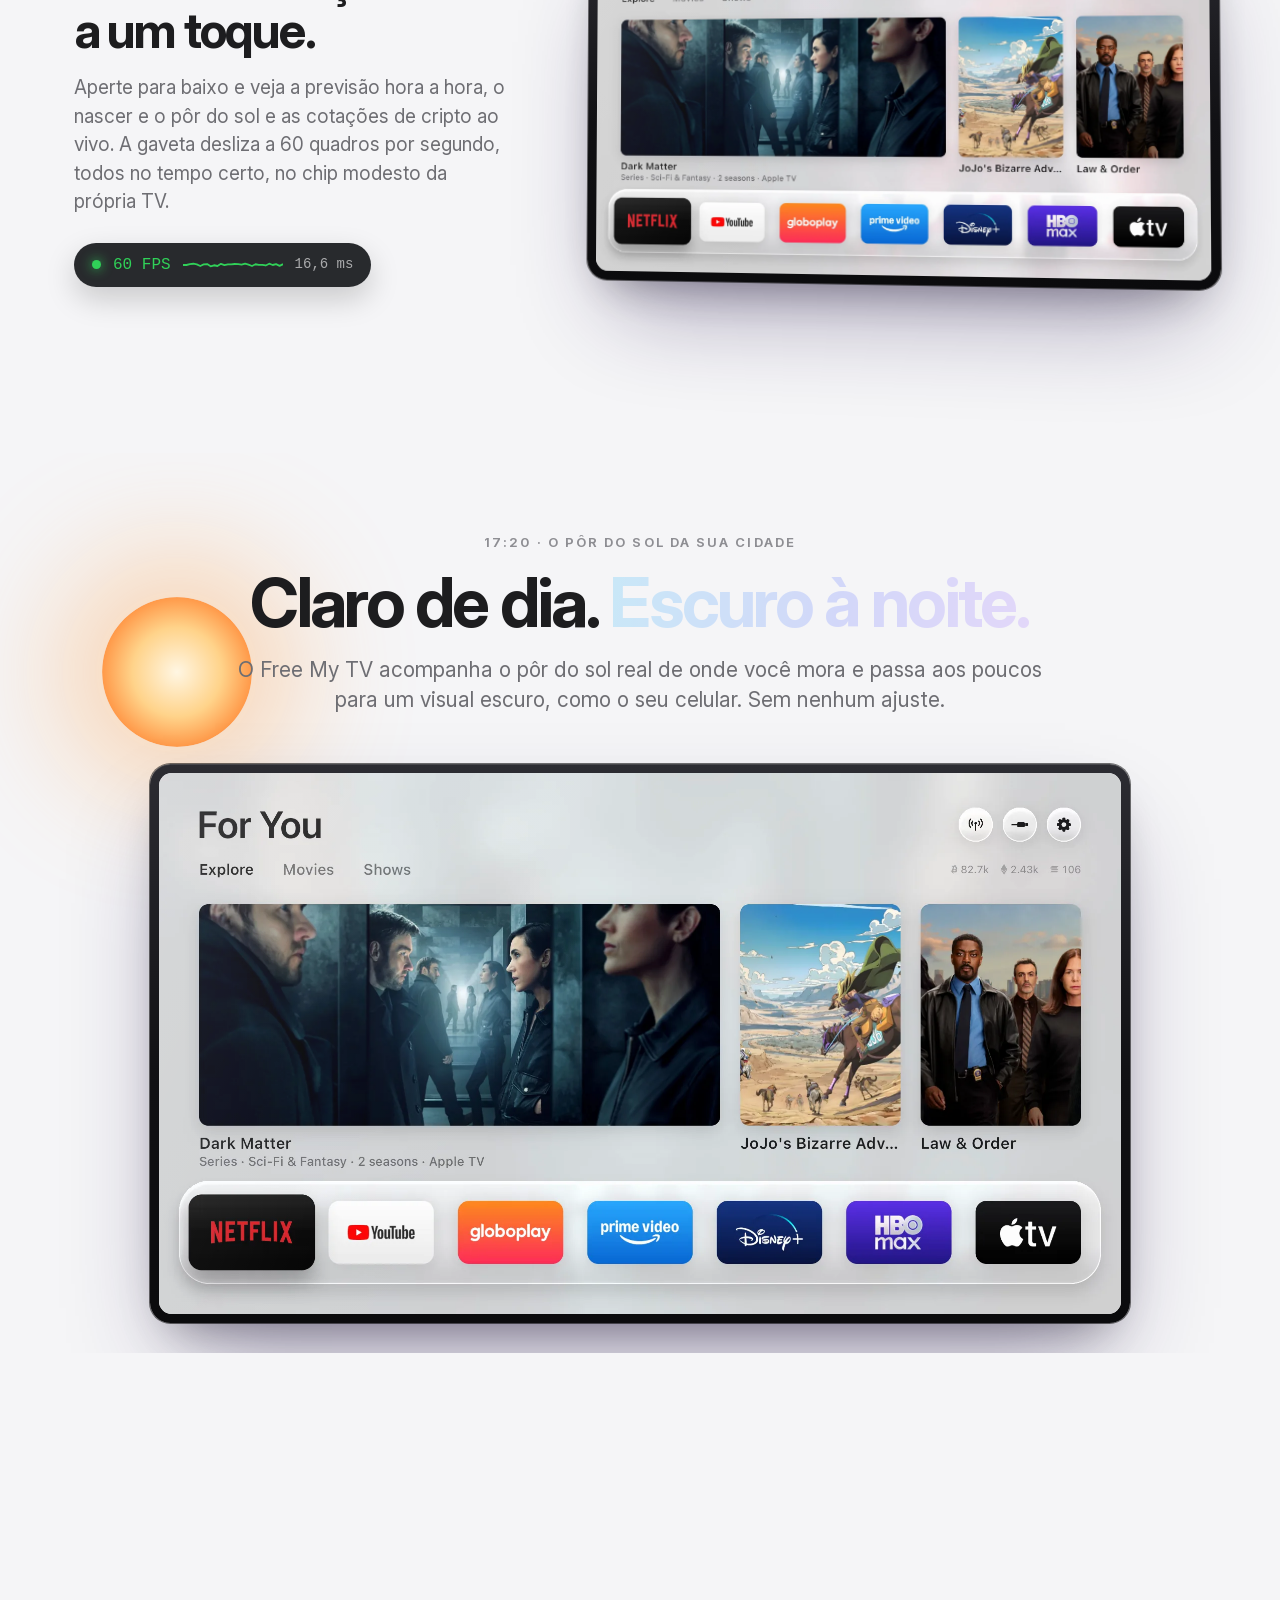
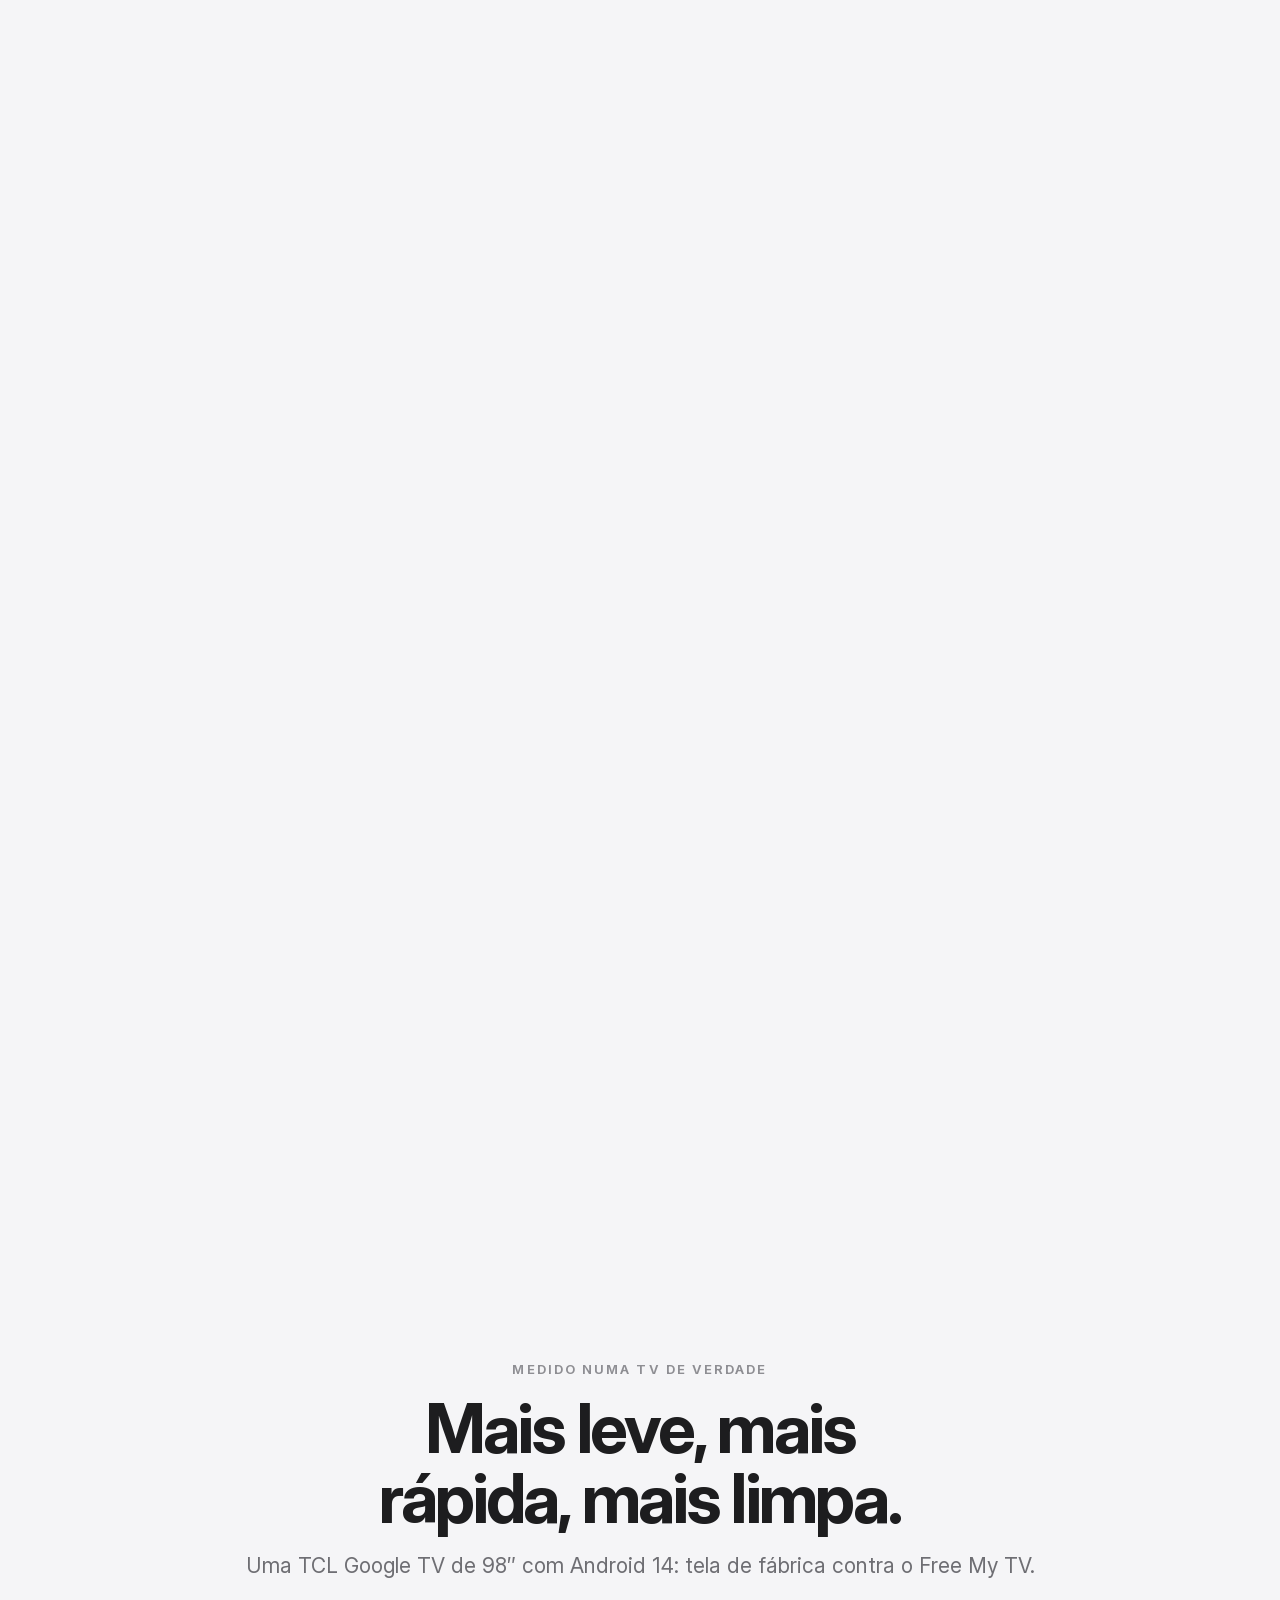
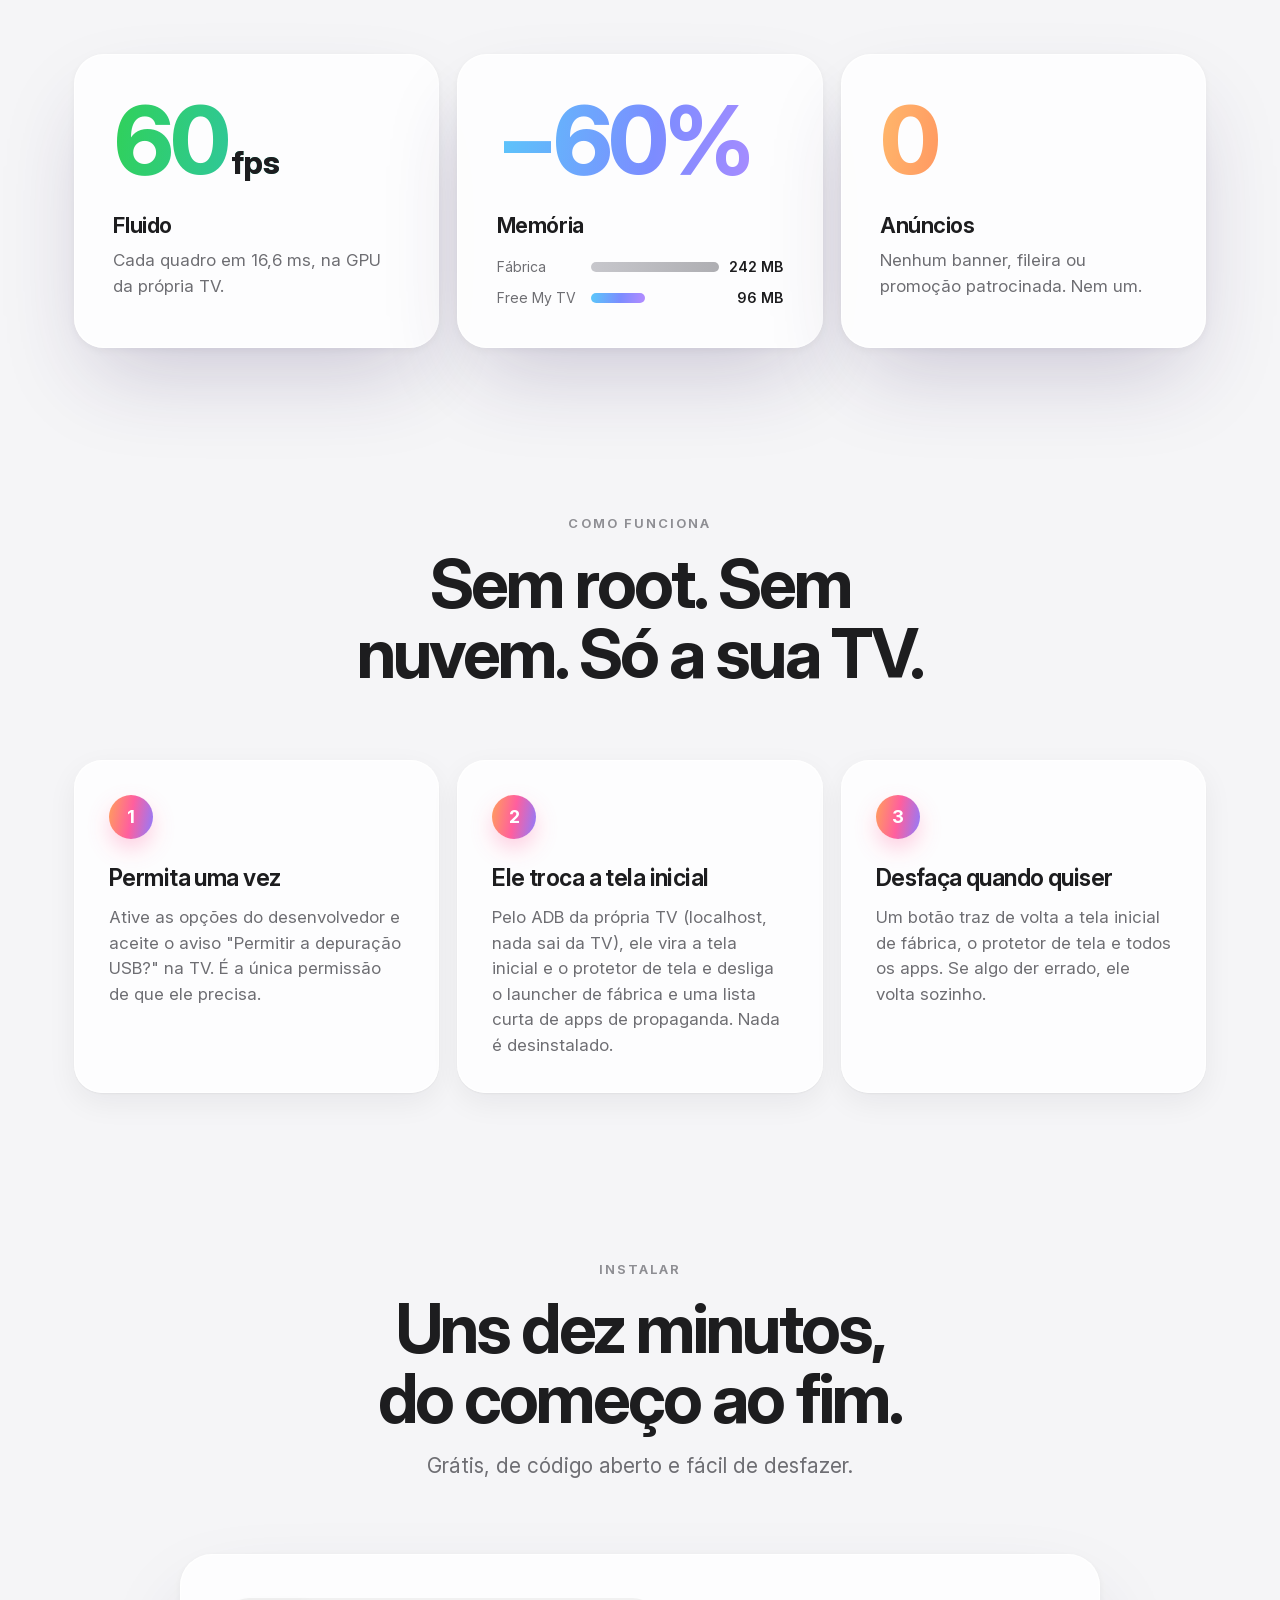
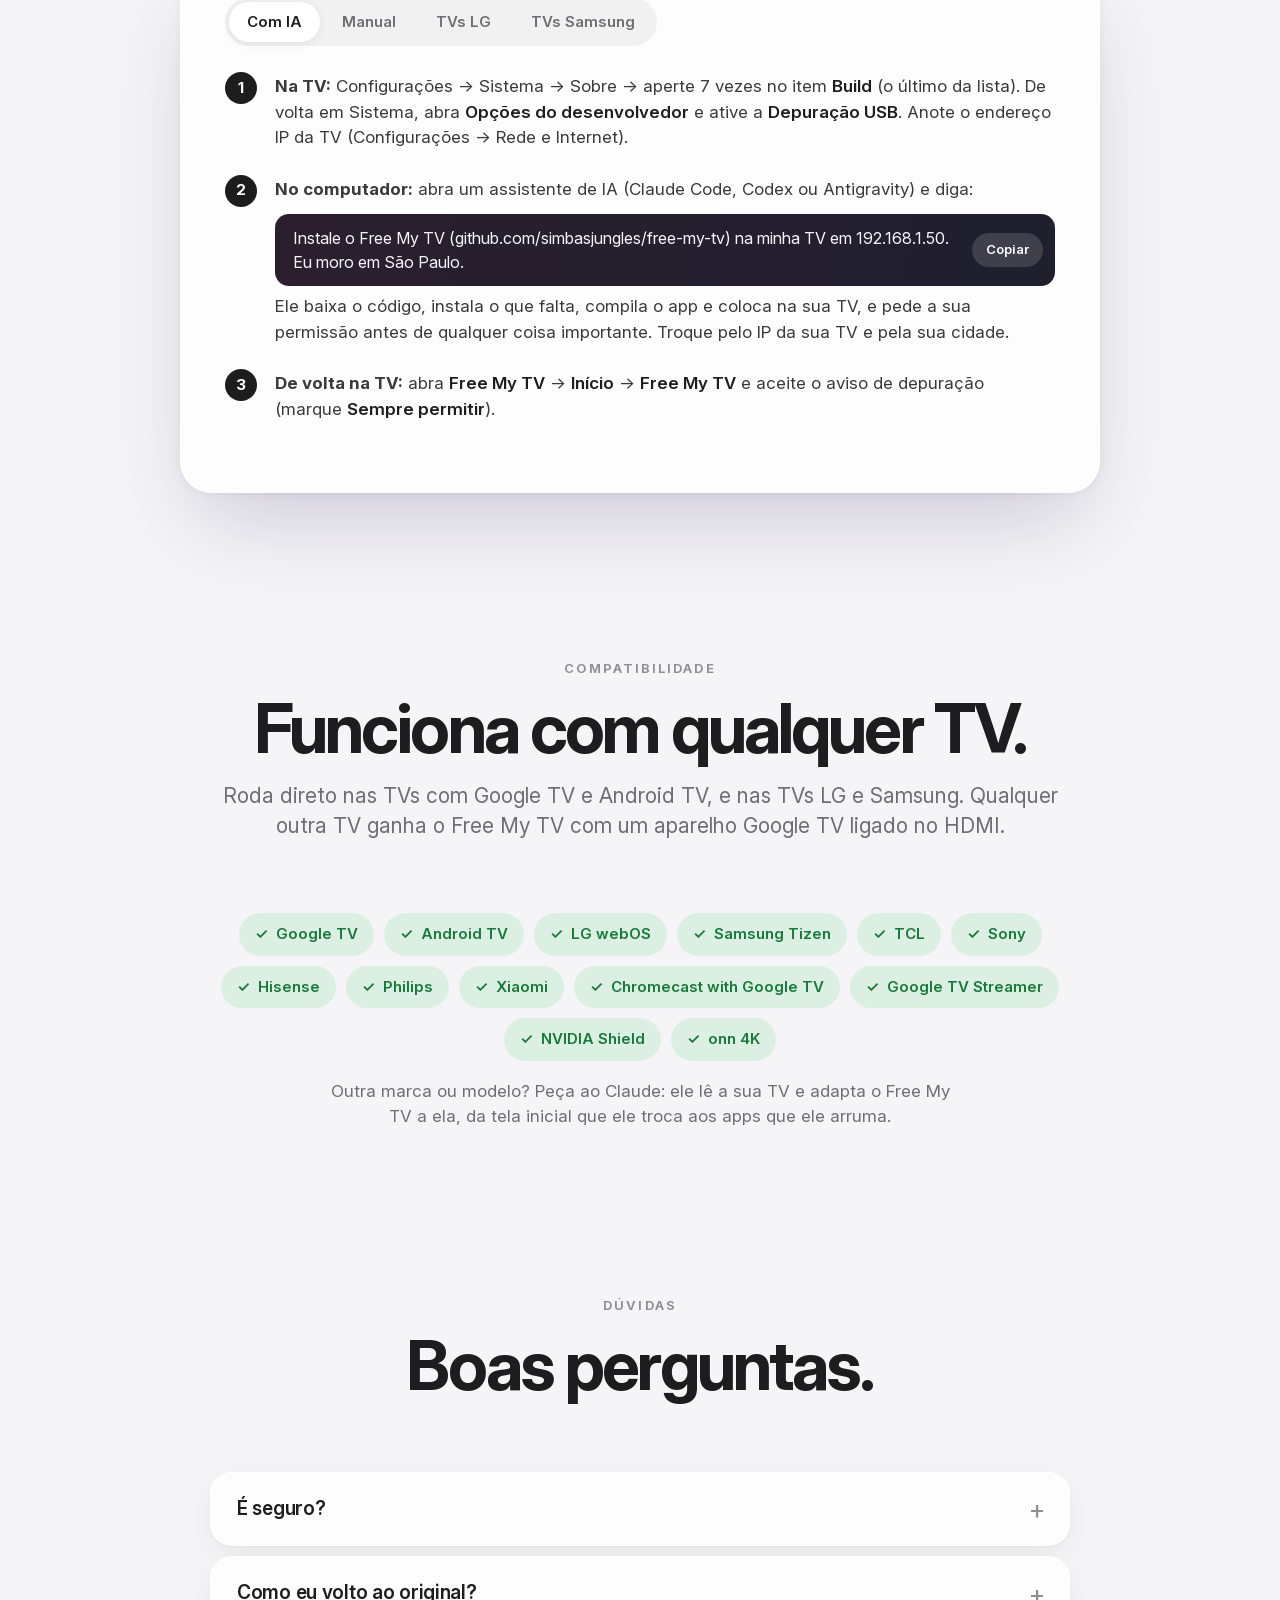
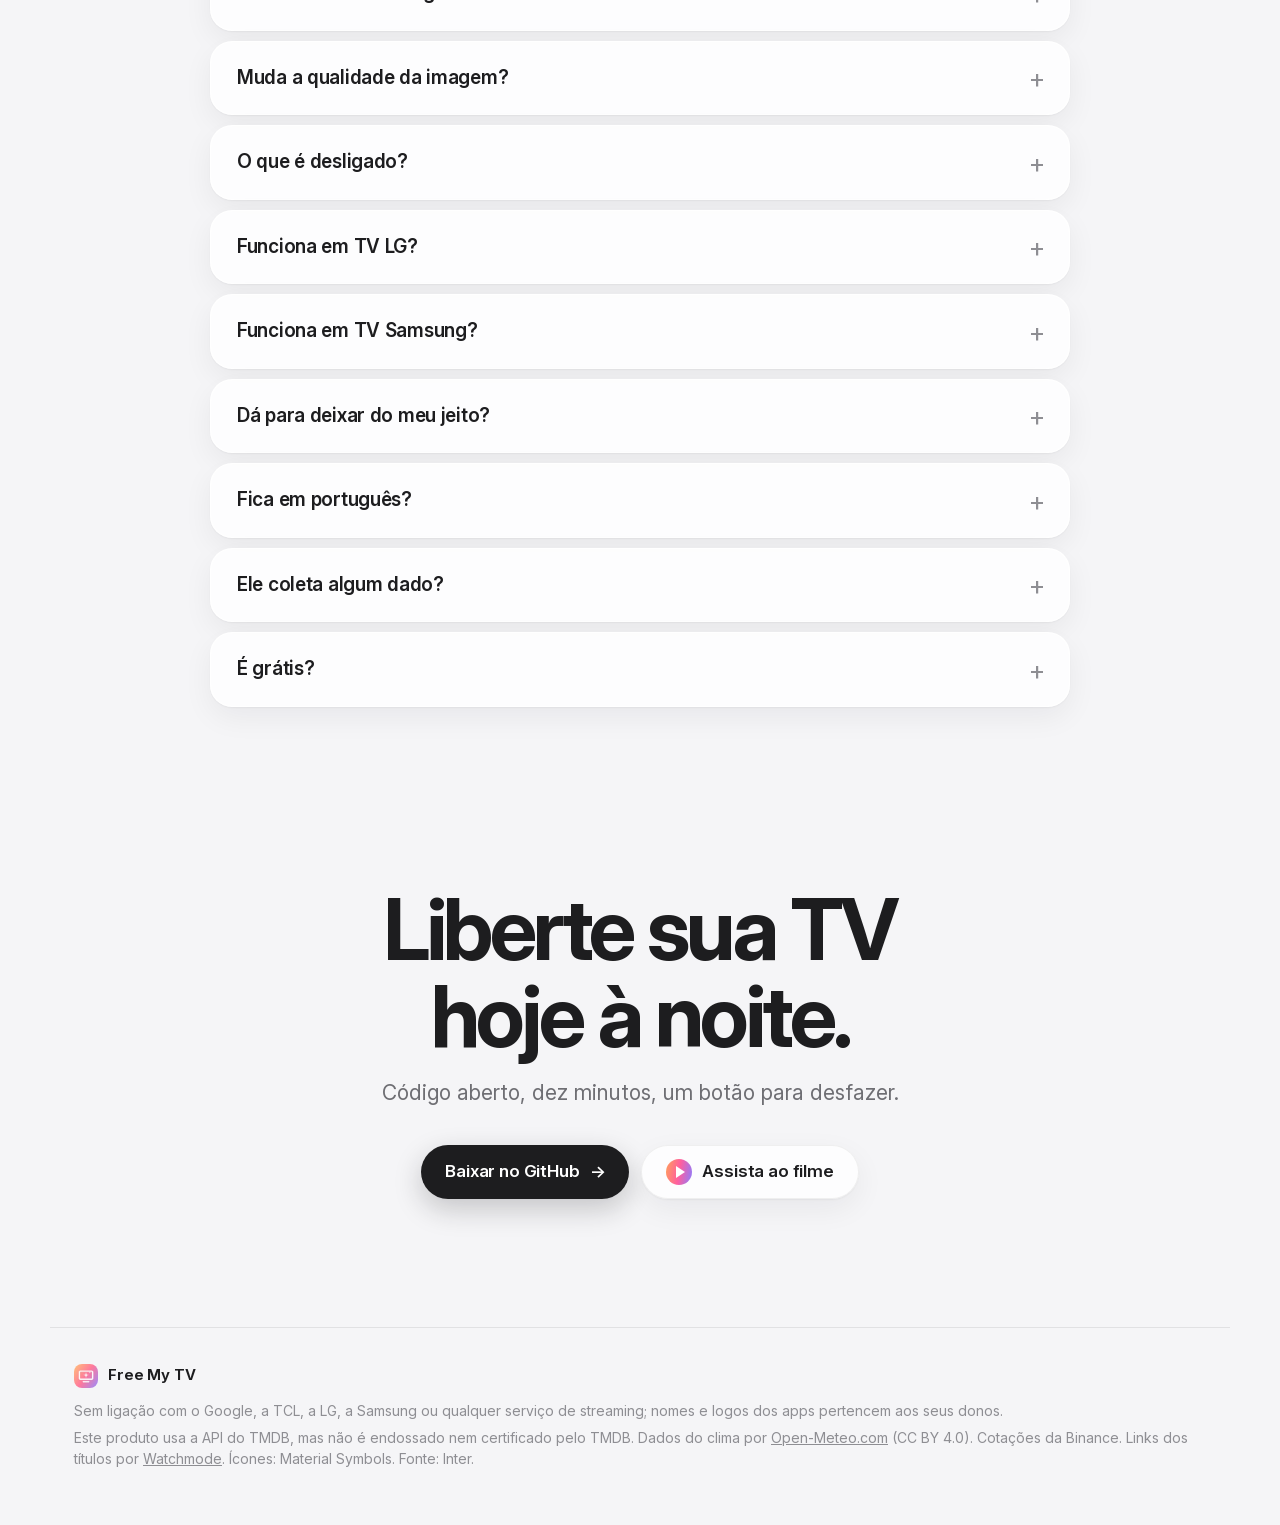
<file: docs/pt/index.html>
<!doctype html>
<html lang="pt-BR">
<head>
  <meta charset="utf-8">
  <meta name="viewport" content="width=device-width, initial-scale=1, viewport-fit=cover">
  <script>
    // Portuguese page: back to English only if the visitor picked it with the PT/EN switch.
    (function () {
      var lang;
      try { lang = localStorage.getItem("lang"); } catch (e) {}
      if (lang === "en") location.replace("../" + location.search + location.hash);
    })();
  </script>
  <title>Free My TV — uma tela inicial rápida e sem anúncios para Google TV e TVs LG e Samsung</title>
  <meta name="description" content="Tela inicial de código aberto para Google TV, Android TV e TVs LG e Samsung. Sem anúncios, a 60 fps, com o que está em alta nos seus próprios apps e um visual que acompanha o pôr do sol. Um botão para desfazer.">
  <link rel="canonical" href="https://freemytv.io/pt/">
  <link rel="alternate" hreflang="en" href="https://freemytv.io/">
  <link rel="alternate" hreflang="pt-BR" href="https://freemytv.io/pt/">
  <link rel="alternate" hreflang="x-default" href="https://freemytv.io/">
  <meta name="theme-color" content="#F5F5F7">
  <meta property="og:type" content="website">
  <meta property="og:locale" content="pt_BR">
  <meta property="og:locale:alternate" content="en_US">
  <meta property="og:url" content="https://freemytv.io/pt/">
  <meta property="og:title" content="Free My TV">
  <meta property="og:description" content="Uma tela inicial rápida e sem anúncios para Google TV e TVs LG e Samsung. Código aberto. Um botão para desfazer.">
  <meta property="og:image" content="https://freemytv.io/assets/og-pt.jpg">
  <meta property="og:image:width" content="1200">
  <meta property="og:image:height" content="630">
  <meta name="twitter:card" content="summary_large_image">
  <meta name="twitter:title" content="Free My TV">
  <meta name="twitter:description" content="Uma tela inicial rápida e sem anúncios para Google TV e TVs LG e Samsung. Código aberto. Um botão para desfazer.">
  <meta name="twitter:image" content="https://freemytv.io/assets/og-pt.jpg">
  <link rel="icon" type="image/png" href="../assets/favicon-64.png">
  <link rel="apple-touch-icon" href="../assets/apple-touch-icon.png">
  <link rel="preload" href="../assets/fonts/InterVariable.ttf" as="font" type="font/ttf" crossorigin>
  <link rel="stylesheet" href="../styles.css">
</head>
<body>
  <div class="sky" aria-hidden="true"><span class="blob b1"></span><span class="blob b2"></span><span class="blob b3"></span></div>

  <header class="nav" id="nav">
    <a class="brand" href="#top" aria-label="Free My TV, voltar ao topo">
      <img src="../assets/icon-512.png" alt="" width="30" height="30">
      <span>Free My TV</span>
    </a>
    <nav class="links" aria-label="Seções">
      <a href="#features">Recursos</a>
      <a href="#how">Como funciona</a>
      <a href="#install">Instalar</a>
      <a href="#faq">Dúvidas</a>
    </nav>
    <div class="nav-end">
      <a class="lang" href="../" hreflang="en" lang="en" data-lang="en" aria-label="Read in English">EN</a>
      <a class="btn btn-dark btn-sm" href="https://github.com/simbasjungles/free-my-tv" rel="noopener">
      <svg class="gh" viewBox="0 0 16 16" aria-hidden="true"><path d="M8 0C3.58 0 0 3.58 0 8c0 3.54 2.29 6.53 5.47 7.59.4.07.55-.17.55-.38 0-.19-.01-.82-.01-1.49-2.01.37-2.53-.49-2.69-.94-.09-.23-.48-.94-.82-1.13-.28-.15-.68-.52-.01-.53.63-.01 1.08.58 1.23.82.72 1.21 1.87.87 2.33.66.07-.52.28-.87.51-1.07-1.78-.2-3.64-.89-3.64-3.95 0-.87.31-1.59.82-2.15-.08-.2-.36-1.02.08-2.12 0 0 .67-.21 2.2.82.64-.18 1.32-.27 2-.27.68 0 1.36.09 2 .27 1.53-1.04 2.2-.82 2.2-.82.44 1.1.16 1.92.08 2.12.51.56.82 1.27.82 2.15 0 3.07-1.87 3.75-3.65 3.95.29.25.54.73.54 1.48 0 1.07-.01 1.93-.01 2.2 0 .21.15.46.55.38A8.013 8.013 0 0016 8c0-4.42-3.58-8-8-8z"/></svg>
      <span>GitHub</span>
      </a>
    </div>
  </header>

  <main id="top">
    <!-- Hero -->
    <section class="hero">
      <div class="hero-copy">
        <p class="kicker" data-reveal>Google TV, Android TV, LG e Samsung</p>
        <h1 data-reveal>Liberte sua <span class="grad">TV.</span></h1>
        <p class="lede" data-reveal>Troque a tela inicial cheia de anúncios por uma rápida e limpa. O que está em alta nos seus próprios apps, o clima num relance e um visual que acompanha o pôr do sol. Um botão para desfazer.</p>
        <div class="cta" data-reveal>
          <a class="btn btn-dark" href="https://github.com/simbasjungles/free-my-tv" rel="noopener">Baixar no GitHub <span aria-hidden="true">→</span></a>
          <button class="btn btn-glass" type="button" data-film><span class="play" aria-hidden="true"></span>Assista ao filme de 45 segundos</button>
        </div>
      </div>
      <div class="hero-stage" data-reveal>
        <div class="tv tilt" id="heroTv">
          <div class="screen">
            <video data-src="../assets/nav.mp4" poster="../assets/nav-poster.webp" muted loop playsinline preload="none" aria-label="A tela inicial do Free My TV, passando pelos apps"></video>
          </div>
        </div>
        <div class="floor" aria-hidden="true"></div>
      </div>
      <ul class="stats" data-reveal>
        <li><b>60 fps</b><span>fluido na GPU da própria TV</span></li>
        <li><b>−60%</b><span>de memória na tela inicial</span></li>
        <li><b>0</b><span>anúncios, banners ou promoções</span></li>
        <li><b>1 botão</b><span>para voltar ao original</span></li>
      </ul>
    </section>

    <!-- Before / after -->
    <section class="section compare" id="compare">
      <div class="head" data-reveal>
        <p class="kicker">Antes → depois</p>
        <h2>Sua tela inicial não deveria ser um outdoor.</h2>
        <p class="sub">Arraste para comparar. Mesma TV, mesmos apps, sem as fileiras patrocinadas.</p>
      </div>
      <div class="tv ba" id="ba" data-reveal tabindex="0" role="slider" aria-label="Compare a tela inicial de fábrica com o Free My TV" aria-valuemin="0" aria-valuemax="100" aria-valuenow="50">
        <div class="screen">
          <img class="after" src="../assets/home-day.webp" alt="A tela inicial do Free My TV: três destaques e uma prateleira de vidro com os apps" loading="lazy">
          <div class="before-wrap"><img class="before" src="../assets/before.webp" alt="Uma tela inicial de fábrica típica, cheia de fileiras patrocinadas (ilustração)" loading="lazy"></div>
          <span class="tag tag-l">Tela de fábrica <em>(ilustração)</em></span>
          <span class="tag tag-r">Free My TV</span>
          <div class="handle" aria-hidden="true"><span></span></div>
        </div>
      </div>
    </section>

    <!-- Features -->
    <section class="section features" id="features">
      <article class="feature" data-reveal>
        <div class="copy">
          <p class="kicker">Início</p>
          <h3>Seus apps em primeiro lugar.</h3>
          <p>Os apps de streaming que você usa de verdade, numa prateleira de vidro que ganha vida com o controle. Sem fileiras de promoções, sem anúncios que tocam sozinhos, nada que você não pediu.</p>
        </div>
        <div class="tv"><div class="screen"><video data-src="../assets/nav.mp4" poster="../assets/nav-poster.webp" muted loop playsinline preload="none" aria-label="Navegando pela prateleira de apps"></video></div></div>
      </article>

      <article class="feature flip" data-reveal>
        <div class="copy">
          <p class="kicker">Destaques</p>
          <h3>Em alta, não patrocinado.</h3>
          <p>Três destaques novos a cada hora, entre o que está em alta na semana e os lançamentos, só dos apps que você já tem. Filmes e séries têm abas próprias. Com dados do TMDB.</p>
        </div>
        <div class="tv"><div class="screen"><video data-src="../assets/tabs.mp4" poster="../assets/tabs-poster.webp" muted loop playsinline preload="none" aria-label="Trocando entre as abas de destaques, filmes e séries"></video></div></div>
      </article>

      <article class="feature" data-reveal>
        <div class="copy">
          <p class="kicker">Velocidade</p>
          <h3>Clima e cotações a um toque.</h3>
          <p>Aperte para baixo e veja a previsão hora a hora, o nascer e o pôr do sol e as cotações de cripto ao vivo. A gaveta desliza a 60 quadros por segundo, todos no tempo certo, no chip modesto da própria TV.</p>
          <div class="hud" aria-hidden="true"><i></i><b>60 FPS</b><svg viewBox="0 0 120 24" preserveAspectRatio="none"><polyline id="spark" fill="none" points=""/></svg><span>16,6 ms</span></div>
        </div>
        <div class="tv"><div class="screen"><video data-src="../assets/drawer.mp4" poster="../assets/drawer-poster.webp" muted loop playsinline preload="none" aria-label="A gaveta com o clima e as cotações de cripto abrindo"></video></div></div>
      </article>
    </section>

    <!-- Sunset: scroll to go from day to night -->
    <section class="sunset" id="sunset" aria-label="Claro de dia, escuro à noite">
      <div class="sticky">
        <div class="stars" aria-hidden="true"></div>
        <div class="sun" aria-hidden="true"></div>
        <div class="moon" aria-hidden="true"></div>
        <div class="head">
          <p class="kicker"><span class="clock" id="sunClock">17:20</span> · o pôr do sol da sua cidade</p>
          <h2><span class="w-day">Claro de dia.</span> <span class="w-night">Escuro à noite.</span></h2>
          <p class="sub">O Free My TV acompanha o pôr do sol real de onde você mora e passa aos poucos para um visual escuro, como o seu celular. Sem nenhum ajuste.</p>
        </div>
        <div class="tv"><div class="screen">
          <img src="../assets/day.webp" alt="A tela inicial durante o dia" loading="lazy">
          <img class="night" src="../assets/night.webp" alt="A mesma tela inicial à noite" loading="lazy">
        </div></div>
      </div>
    </section>

    <!-- Numbers -->
    <section class="section numbers" id="numbers">
      <div class="head" data-reveal>
        <p class="kicker">Medido numa TV de verdade</p>
        <h2>Mais leve, mais rápida, mais limpa.</h2>
        <p class="sub">Uma TCL Google TV de 98″ com Android 14: tela de fábrica contra o Free My TV.</p>
      </div>
      <div class="cards">
        <div class="card" data-reveal><b class="big grad-mint"><span data-count="60">0</span><small>fps</small></b><h4>Fluido</h4><p>Cada quadro em 16,6 ms, na GPU da própria TV.</p></div>
        <div class="card" data-reveal><b class="big grad-sky">−<span data-count="60">0</span>%</b><h4>Memória</h4>
          <div class="bars"><div><span>Fábrica</span><i style="--w:100%"></i><em>242 MB</em></div><div><span>Free My TV</span><i style="--w:40%"></i><em>96 MB</em></div></div>
        </div>
        <div class="card" data-reveal><b class="big grad-sun">0</b><h4>Anúncios</h4><p>Nenhum banner, fileira ou promoção patrocinada. Nem um.</p></div>
      </div>
    </section>

    <!-- How it works -->
    <section class="section how" id="how">
      <div class="head" data-reveal>
        <p class="kicker">Como funciona</p>
        <h2>Sem root. Sem nuvem. Só a sua TV.</h2>
      </div>
      <ol class="steps">
        <li class="step" data-reveal>
          <span class="num">1</span>
          <h4>Permita uma vez</h4>
          <p>Ative as opções do desenvolvedor e aceite o aviso "Permitir a depuração USB?" na TV. É a única permissão de que ele precisa.</p>
        </li>
        <li class="step" data-reveal>
          <span class="num">2</span>
          <h4>Ele troca a tela inicial</h4>
          <p>Pelo ADB da própria TV (localhost, nada sai da TV), ele vira a tela inicial e o protetor de tela e desliga o launcher de fábrica e uma lista curta de apps de propaganda. Nada é desinstalado.</p>
        </li>
        <li class="step" data-reveal>
          <span class="num">3</span>
          <h4>Desfaça quando quiser</h4>
          <p>Um botão traz de volta a tela inicial de fábrica, o protetor de tela e todos os apps. Se algo der errado, ele volta sozinho.</p>
        </li>
      </ol>
    </section>

    <!-- Install -->
    <section class="section install" id="install">
      <div class="head" data-reveal>
        <p class="kicker">Instalar</p>
        <h2>Uns dez minutos, do começo ao fim.</h2>
        <p class="sub">Grátis, de código aberto e fácil de desfazer.</p>
      </div>
      <div class="panel" data-reveal>
        <div class="tabs" role="tablist" aria-label="Forma de instalar">
          <button role="tab" aria-selected="true" aria-controls="tab-claude" id="t-claude">Com IA</button>
          <button role="tab" aria-selected="false" aria-controls="tab-manual" id="t-manual">Manual</button>
          <button role="tab" aria-selected="false" aria-controls="tab-lg" id="t-lg">TVs LG</button>
          <button role="tab" aria-selected="false" aria-controls="tab-samsung" id="t-samsung">TVs Samsung</button>
        </div>

        <div class="tabpanel" id="tab-claude" role="tabpanel" aria-labelledby="t-claude">
          <ol class="howto">
            <li><b>Na TV:</b> Configurações → Sistema → Sobre → aperte 7 vezes no item <em>Build</em> (o último da lista). De volta em Sistema, abra <em>Opções do desenvolvedor</em> e ative a <em>Depuração USB</em>. Anote o endereço IP da TV (Configurações → Rede e Internet).</li>
            <li><b>No computador:</b> abra um assistente de IA (Claude Code, Codex ou Antigravity) e diga:
              <div class="code prompt"><code>Instale o Free My TV (github.com/simbasjungles/free-my-tv) na minha TV em 192.168.1.50. Eu moro em São Paulo.</code><button class="copy-btn" type="button" aria-label="Copiar pedido">Copiar</button></div>
              Ele baixa o código, instala o que falta, compila o app e coloca na sua TV, e pede a sua permissão antes de qualquer coisa importante. Troque pelo IP da sua TV e pela sua cidade.
            </li>
            <li><b>De volta na TV:</b> abra <em>Free My TV</em> → <em>Início</em> → <em>Free My TV</em> e aceite o aviso de depuração (marque <em>Sempre permitir</em>).</li>
          </ol>
        </div>

        <div class="tabpanel" id="tab-manual" role="tabpanel" aria-labelledby="t-manual" hidden>
          <ol class="howto">
            <li><b>Na TV:</b> ative as <em>Opções do desenvolvedor</em> e a <em>Depuração USB</em> (como na outra aba) e anote o IP dela.</li>
            <li><b>Ferramentas:</b> um JDK (17+), as ferramentas de linha de comando do Android SDK e o adb. No Mac:
              <div class="code"><code>brew install --cask temurin android-commandlinetools android-platform-tools &amp;&amp; sdkmanager "build-tools;34.0.0" "platforms;android-34"</code><button class="copy-btn" type="button" aria-label="Copiar comando">Copiar</button></div>
            </li>
            <li><b>Compilar:</b> a primeira execução cria o <em>config.properties</em>. Coloque sua cidade lá (e <em>currency=BRL</em> para as cotações em reais) e, para os destaques, uma <a href="https://www.themoviedb.org/settings/api" rel="noopener">chave grátis do TMDB</a>. Depois compile de novo.
              <div class="code"><code>git clone https://github.com/simbasjungles/free-my-tv &amp;&amp; cd free-my-tv &amp;&amp; ./build.sh</code><button class="copy-btn" type="button" aria-label="Copiar comando">Copiar</button></div>
            </li>
            <li><b>Instalar:</b>
              <div class="code"><code>adb connect 192.168.1.50:5555 &amp;&amp; adb install -r FreeMyTV.apk</code><button class="copy-btn" type="button" aria-label="Copiar comando">Copiar</button></div>
              Nas TVs TCL, libere também o funcionamento em segundo plano (a TCL bloqueia por padrão):
              <div class="code"><code>adb shell &quot;appops set io.freemytv AUTO_START allow || appops set io.freemytv APP_AUTO_START allow&quot;</code><button class="copy-btn" type="button" aria-label="Copiar comando">Copiar</button></div>
            </li>
            <li><b>Na TV:</b> abra <em>Free My TV</em> → <em>Início</em> → <em>Free My TV</em>.</li>
          </ol>
        </div>

        <div class="tabpanel" id="tab-lg" role="tabpanel" aria-labelledby="t-lg" hidden>
          <ol class="howto">
            <li><b>Na TV:</b> na LG Content Store, instale o <em>Developer Mode</em>. Entre com uma <a href="https://webostv.developer.lge.com" rel="noopener">conta grátis de desenvolvedor LG</a>, ative o <em>Dev Mode Status</em> (a TV reinicia) e depois o <em>Key Server</em>. Anote o IP e a senha (passphrase) que aparecem.</li>
            <li><b>No computador:</b> baixe o código e compile o app da LG. Coloque sua cidade no <em>config.properties</em> (e <em>currency=BRL</em> para as cotações em reais), como na Google TV.
              <div class="code"><code>git clone https://github.com/simbasjungles/free-my-tv &amp;&amp; cd free-my-tv &amp;&amp; python3 webos/build.py</code><button class="copy-btn" type="button" aria-label="Copiar comando">Copiar</button></div>
            </li>
            <li><b>Instalar:</b> digite a senha da TV quando ele pedir. O Free My TV abre na TV.
              <div class="code"><code>python3 webos/install.py 192.168.1.50</code><button class="copy-btn" type="button" aria-label="Copiar comando">Copiar</button></div>
            </li>
            <li><b>A um botão:</b> com ele aberto, segure uma tecla numérica do controle. Daí em diante, essa tecla abre o Free My TV de qualquer lugar. Aperte <em>EXTEND</em> no Developer Mode uma vez por mês para mantê-lo.</li>
          </ol>
        </div>

        <div class="tabpanel" id="tab-samsung" role="tabpanel" aria-labelledby="t-samsung" hidden>
          <ol class="howto">
            <li><b>Na TV:</b> abra <em>Apps</em> e digite <em>1&nbsp;2&nbsp;3&nbsp;4&nbsp;5</em> no controle. Ative o <em>Developer mode</em>, digite o IP do seu computador em <em>Host PC IP</em> e reinicie a TV.</li>
            <li><b>No computador:</b> baixe o <a href="https://github.com/reisxd/TizenBrewInstaller/releases/latest" rel="noopener">TizenBrew Installer</a>, o instalador da comunidade para TVs Samsung, abra e conecte na sua TV.</li>
            <li><b>Instale pelo GitHub:</b> digite isto. Nas TVs de 2023 em diante, ele pede para entrar na sua conta Samsung uma vez, para assinar o app para a sua TV.
              <div class="code"><code>simbasjungles/free-my-tv</code><button class="copy-btn" type="button" aria-label="Copiar">Copiar</button></div>
            </li>
            <li><b>Direto nele:</b> nas configurações da TV (Opções da Tela Inicial ou Funções Smart), ative a <em>Execução Automática do Último Aplicativo</em>: a TV já liga no Free My TV. Ele pega a sua cidade pelo fuso da TV; para a cidade exata e os destaques, o Claude Code compila com as suas configurações.</li>
          </ol>
        </div>
      </div>
    </section>

    <!-- Compatibility -->
    <section class="section compat" id="compat">
      <div class="head" data-reveal>
        <p class="kicker">Compatibilidade</p>
        <h2>Funciona com qualquer TV.</h2>
        <p class="sub">Roda direto nas TVs com Google TV e Android TV, e nas TVs LG e Samsung. Qualquer outra TV ganha o Free My TV com um aparelho Google TV ligado no HDMI.</p>
      </div>
      <div class="chips" data-reveal>
        <span class="chip ok">Google TV</span><span class="chip ok">Android TV</span><span class="chip ok">LG webOS</span><span class="chip ok">Samsung Tizen</span><span class="chip ok">TCL</span><span class="chip ok">Sony</span>
        <span class="chip ok">Hisense</span><span class="chip ok">Philips</span><span class="chip ok">Xiaomi</span><span class="chip ok">Chromecast with Google TV</span>
        <span class="chip ok">Google TV Streamer</span><span class="chip ok">NVIDIA Shield</span><span class="chip ok">onn 4K</span>
      </div>
      <p class="note" data-reveal>Outra marca ou modelo? Peça ao Claude: ele lê a sua TV e adapta o Free My TV a ela, da tela inicial que ele troca aos apps que ele arruma.</p>
    </section>

    <!-- FAQ -->
    <section class="section faq" id="faq">
      <div class="head" data-reveal>
        <p class="kicker">Dúvidas</p>
        <h2>Boas perguntas.</h2>
      </div>
      <div class="qs" data-reveal>
        <details><summary>É seguro?</summary><p>Ele usa os mesmos comandos das ferramentas de desenvolvedor do próprio Android, de dentro da TV. Nada de root, nada desinstalado: os apps só são desligados e voltam com um botão. Imagem, som, entradas, controle remoto, serviços do Google e Play Store ficam numa lista que ele nunca toca.</p></details>
        <details><summary>Como eu volto ao original?</summary><p>Abra Free My TV → Início → Original. A tela inicial de fábrica, o protetor de tela e todos os apps voltam exatamente como estavam. Se a tela nova travar três vezes em cinco minutos, ele volta sozinho.</p></details>
        <details><summary>Muda a qualidade da imagem?</summary><p>Não. Os ajustes de imagem não são tocados e os vídeos passam pelo mesmo caminho no hardware. Medimos a mesma resolução e a mesma fonte de vídeo nos dois modos.</p></details>
        <details><summary>O que é desligado?</summary><p>A tela inicial e o protetor de tela de fábrica (substituídos), a tela de recuperação do Google TV, Play Games e YouTube Music e, nas TVs TCL, o TCL Channel, as mensagens, a demonstração de loja, o menu de hotel, os manuais e os apps de espelhamento e de registros. O Google Assistente só se você pedir no config.</p></details>
        <details><summary>Funciona em TV LG?</summary><p>Funciona. Na LG ele é instalado pelo próprio Developer Mode da LG, sem root e sem mudar nada na TV, e abre com um toque numa tecla numérica. A mesma tela inicial, com destaques, clima e cotações. Aperte EXTEND no app Developer Mode uma vez por mês para mantê-lo.</p></details>
        <details><summary>Funciona em TV Samsung?</summary><p>Funciona, nas TVs Samsung de 2017 em diante. Ele é instalado pelo próprio Developer Mode da Samsung com o TizenBrew Installer, o instalador da comunidade, sem root e sem mudar nada na TV. A mesma tela inicial, clima e cotações, com a sua cidade pelo fuso da TV. Para os destaques, o Claude Code compila com a sua chave grátis do TMDB.</p></details>
        <details><summary>Dá para deixar do meu jeito?</summary><p>Essa é a ideia. Abra a pasta no Claude Code e é só pedir: "coloque o Crunchyroll na prateleira", "mostre as cotações em reais", "configure para a minha Sony". Ele muda o código, compila o app e coloca na sua TV.</p></details>
        <details><summary>Fica em português?</summary><p>Fica. O app segue o idioma da TV (português, inglês, espanhol, russo ou alemão; no Google TV também francês, italiano, japonês e mais 16), ou o que você escolher nos ajustes dele. Quer outro idioma? Peça ao Claude.</p></details>
        <details><summary>Ele coleta algum dado?</summary><p>Não. Sem contas, sem análises, sem rastreamento. Ele só fala com o TMDB (destaques), o Open-Meteo (clima, da sua cidade) e a Binance (cotações), e o Watchmode (links dos títulos) só se você colocar a chave dele.</p></details>
        <details><summary>É grátis?</summary><p>Sim. Licença MIT, e a chave do TMDB também é grátis.</p></details>
      </div>
    </section>

    <!-- Final CTA -->
    <section class="final" data-reveal>
      <h2>Liberte sua TV hoje à noite.</h2>
      <p class="sub">Código aberto, dez minutos, um botão para desfazer.</p>
      <div class="cta">
        <a class="btn btn-dark" href="https://github.com/simbasjungles/free-my-tv" rel="noopener">Baixar no GitHub <span aria-hidden="true">→</span></a>
        <button class="btn btn-glass" type="button" data-film><span class="play" aria-hidden="true"></span>Assista ao filme</button>
      </div>
    </section>
  </main>

  <footer class="foot">
    <div class="brand"><img src="../assets/icon-512.png" alt="" width="24" height="24"><span>Free My TV</span></div>
    <p>Sem ligação com o Google, a TCL, a LG, a Samsung ou qualquer serviço de streaming; nomes e logos dos apps pertencem aos seus donos.</p>
    <p>Este produto usa a API do TMDB, mas não é endossado nem certificado pelo TMDB. Dados do clima por <a href="https://open-meteo.com/" rel="noopener">Open-Meteo.com</a> (CC BY 4.0). Cotações da Binance. Links dos títulos por <a href="https://api.watchmode.com/" rel="noopener">Watchmode</a>. Ícones: Material Symbols. Fonte: Inter.</p>
  </footer>

  <dialog class="film" id="film" aria-label="O filme do Free My TV">
    <button class="close" type="button" aria-label="Fechar">×</button>
    <video controls playsinline preload="none" poster="../assets/film-poster.webp"><source src="../assets/film.mp4" type="video/mp4"></video>
  </dialog>

  <script src="../app.js" defer></script>
</body>
</html>
</file>
<file: docs/styles.css>
@font-face {
  font-family: "Inter";
  src: url("assets/fonts/InterVariable.ttf") format("truetype");
  font-weight: 100 900;
  font-display: swap;
}

:root {
  --bg: #f5f5f7;
  --ink: #1d1d1f;
  --ink-2: #3a3a3c;
  --muted: #6e6e73;
  --faint: #8e8e93;
  --line: rgba(0, 0, 0, 0.08);
  --glass: rgba(255, 255, 255, 0.6);
  --glass-2: rgba(255, 255, 255, 0.82);
  --stroke: rgba(255, 255, 255, 0.8);
  --shadow-1: 0 1px 2px rgba(20, 16, 40, 0.05), 0 10px 30px rgba(20, 16, 40, 0.06);
  --shadow-2: 0 2px 8px rgba(20, 16, 40, 0.05), 0 40px 90px -20px rgba(50, 30, 90, 0.22);
  --dusk: linear-gradient(100deg, #ff9f5a 0%, #ff5f9e 50%, #8c7cff 100%);
  --sun: linear-gradient(100deg, #ffb86b 0%, #ff7a59 48%, #ff5fa2 100%);
  --sky: linear-gradient(100deg, #5ac8fa 0%, #7c8cff 55%, #b48cff 100%);
  --mint: linear-gradient(100deg, #30d158 0%, #2fc6a2 50%, #5ac8fa 100%);
  --ease: cubic-bezier(0.16, 1, 0.3, 1);
  --max: 1180px;
  color-scheme: light;
}

*,
*::before,
*::after {
  box-sizing: border-box;
}

html {
  scroll-behavior: smooth;
  -webkit-text-size-adjust: 100%;
}

body {
  margin: 0;
  background: var(--bg);
  color: var(--ink);
  font-family: "Inter", system-ui, -apple-system, "Segoe UI", Roboto, sans-serif;
  font-size: 17px;
  line-height: 1.5;
  -webkit-font-smoothing: antialiased;
  -moz-osx-font-smoothing: grayscale;
  text-rendering: optimizeLegibility;
  overflow-x: hidden;
}

img,
video {
  display: block;
  max-width: 100%;
}

a {
  color: inherit;
}

h1,
h2,
h3,
h4,
p {
  margin: 0;
}

:focus-visible {
  outline: 3px solid #7c8cff;
  outline-offset: 3px;
  border-radius: 8px;
}

/* ---------- Background: soft color fields ---------- */
/* Still on purpose: animating these blurred fields made the browser redo the blur on every frame. */

.sky {
  position: fixed;
  inset: 0;
  z-index: -1;
  overflow: hidden;
  pointer-events: none;
}

.blob {
  position: absolute;
  width: 60vmax;
  height: 60vmax;
  border-radius: 50%;
  filter: blur(90px);
  opacity: 0.5;
}

.b1 {
  left: -18vmax;
  top: -22vmax;
  background: radial-gradient(circle, #ffc9a0 0%, rgba(255, 201, 160, 0) 70%);
}

.b2 {
  right: -20vmax;
  top: 10vmax;
  background: radial-gradient(circle, #d9d2ff 0%, rgba(217, 210, 255, 0) 70%);
}

.b3 {
  left: 20vmax;
  bottom: -30vmax;
  background: radial-gradient(circle, #ffd0e6 0%, rgba(255, 208, 230, 0) 70%);
}

/* ---------- Navigation ---------- */

.nav {
  position: sticky;
  top: 12px;
  z-index: 50;
  display: flex;
  align-items: center;
  gap: 24px;
  max-width: var(--max);
  height: 60px;
  margin: 12px auto 0;
  padding: 0 10px 0 18px;
  border-radius: 999px;
  background: var(--glass);
  border: 1px solid var(--stroke);
  box-shadow: var(--shadow-1);
  backdrop-filter: saturate(180%) blur(22px);
  -webkit-backdrop-filter: saturate(180%) blur(22px);
  transition: box-shadow 0.4s var(--ease), background 0.4s var(--ease);
}

.nav.scrolled {
  background: var(--glass-2);
  box-shadow: 0 1px 2px rgba(20, 16, 40, 0.06), 0 16px 40px rgba(20, 16, 40, 0.1);
}

.brand {
  display: inline-flex;
  align-items: center;
  gap: 10px;
  font-weight: 650;
  font-size: 17px;
  letter-spacing: -0.01em;
  text-decoration: none;
}

.brand img {
  border-radius: 8px;
}

.links {
  display: flex;
  gap: 4px;
  margin-left: auto;
}

.links a {
  padding: 8px 14px;
  border-radius: 999px;
  color: var(--ink-2);
  font-size: 15px;
  font-weight: 500;
  text-decoration: none;
  transition: background 0.25s, color 0.25s;
}

.links a:hover {
  background: rgba(0, 0, 0, 0.05);
  color: var(--ink);
}

/* ---------- Buttons ---------- */

.nav-end {
  display: flex;
  align-items: center;
  gap: 6px;
}

.lang {
  display: grid;
  place-items: center;
  min-width: 44px;
  height: 40px;
  padding: 0 12px;
  border-radius: 999px;
  color: var(--ink-2);
  font-size: 14px;
  font-weight: 600;
  letter-spacing: 0.04em;
  text-decoration: none;
  transition: background 0.25s, color 0.25s;
}

.lang:hover {
  background: rgba(0, 0, 0, 0.05);
  color: var(--ink);
}

.btn {
  display: inline-flex;
  align-items: center;
  justify-content: center;
  gap: 10px;
  height: 54px;
  padding: 0 24px;
  border: 0;
  border-radius: 999px;
  font: inherit;
  font-size: 17px;
  font-weight: 600;
  letter-spacing: -0.01em;
  text-decoration: none;
  cursor: pointer;
  white-space: nowrap;
  transition: transform 0.35s var(--ease), box-shadow 0.35s var(--ease), background 0.35s;
}

.btn:hover {
  transform: translateY(-2px);
}

.btn:active {
  transform: translateY(0) scale(0.98);
}

.btn-dark {
  background: var(--ink);
  color: #fff;
  box-shadow: 0 10px 28px rgba(29, 29, 31, 0.22);
}

.btn-dark:hover {
  box-shadow: 0 16px 36px rgba(29, 29, 31, 0.28);
}

.btn-glass {
  background: var(--glass-2);
  color: var(--ink);
  border: 1px solid rgba(0, 0, 0, 0.06);
  box-shadow: var(--shadow-1);
}

.btn-sm {
  height: 40px;
  padding: 0 16px;
  font-size: 15px;
}

.gh {
  width: 18px;
  height: 18px;
  fill: currentColor;
}

.play {
  position: relative;
  width: 26px;
  height: 26px;
  border-radius: 50%;
  background: var(--dusk);
  flex: none;
}

.play::after {
  content: "";
  position: absolute;
  left: 10px;
  top: 7px;
  border-left: 9px solid #fff;
  border-top: 6px solid transparent;
  border-bottom: 6px solid transparent;
}

/* ---------- Type ---------- */

.kicker {
  font-size: 13px;
  font-weight: 650;
  letter-spacing: 0.16em;
  text-transform: uppercase;
  color: var(--faint);
}

.grad {
  background: var(--dusk);
  -webkit-background-clip: text;
  background-clip: text;
  color: transparent;
  padding: 0 0.04em 0.1em 0;
}

.sub {
  margin-top: 18px;
  font-size: clamp(17px, 1.7vw, 21px);
  line-height: 1.45;
  color: var(--muted);
}

h2 {
  font-size: clamp(38px, 5.4vw, 68px);
  font-weight: 700;
  line-height: 1.03;
  letter-spacing: -0.042em;
  text-wrap: balance;
}

/* ---------- The TV ---------- */

.tv {
  position: relative;
  padding: clamp(5px, 0.7vw, 10px);
  border-radius: clamp(12px, 1.6vw, 22px);
  background: linear-gradient(180deg, #2c2c32 0%, #111114 55%, #0b0b0d 100%);
  box-shadow:
    0 0 0 1px rgba(0, 0, 0, 0.55),
    inset 0 1px 0 rgba(255, 255, 255, 0.12),
    0 50px 100px -30px rgba(40, 24, 80, 0.45),
    0 22px 44px -22px rgba(0, 0, 0, 0.4);
}

.tv .screen {
  position: relative;
  aspect-ratio: 16 / 9;
  overflow: hidden;
  border-radius: clamp(7px, 1vw, 13px);
  background: #e9e9ee;
}

.tv .screen > img,
.tv .screen > video,
.tv .screen > .before-wrap {
  position: absolute;
  inset: 0;
  width: 100%;
  height: 100%;
  object-fit: cover;
}

.tv .screen::after {
  content: "";
  position: absolute;
  inset: 0;
  background: linear-gradient(115deg, rgba(255, 255, 255, 0.14) 0%, rgba(255, 255, 255, 0.03) 30%, rgba(255, 255, 255, 0) 42%);
  pointer-events: none;
}

/* ---------- Hero ---------- */

.hero {
  display: grid;
  grid-template-columns: minmax(0, 0.84fr) minmax(0, 1.16fr);
  align-items: center;
  gap: clamp(32px, 4.5vw, 64px);
  max-width: var(--max);
  margin: 0 auto;
  padding: clamp(56px, 9vw, 120px) 24px 0;
}

.hero h1 {
  margin-top: 18px;
  font-size: clamp(60px, 8.6vw, 124px);
  font-weight: 750;
  line-height: 0.94;
  letter-spacing: -0.052em;
}

.hero .lede {
  margin-top: 26px;
  max-width: 34ch;
  font-size: clamp(18px, 1.9vw, 22px);
  line-height: 1.45;
  color: var(--muted);
}

.cta {
  display: flex;
  flex-wrap: wrap;
  gap: 12px;
  margin-top: 36px;
}

.hero-stage {
  position: relative;
  perspective: 1800px;
}

.hero-stage::before {
  content: "";
  position: absolute;
  inset: -12% -8% -6%;
  z-index: -1;
  border-radius: 50%;
  background:
    radial-gradient(closest-side at 32% 45%, rgba(255, 159, 90, 0.42), rgba(255, 159, 90, 0) 70%),
    radial-gradient(closest-side at 70% 55%, rgba(140, 124, 255, 0.4), rgba(140, 124, 255, 0) 70%),
    radial-gradient(closest-side at 52% 40%, rgba(255, 95, 158, 0.3), rgba(255, 95, 158, 0) 75%);
  filter: blur(30px);
}

.tilt {
  transform: rotateY(var(--ry, -12deg)) rotateX(var(--rx, 4deg));
  transform-style: preserve-3d;
  transition: transform 1.2s var(--ease);
  will-change: transform;
}

.floor {
  position: absolute;
  left: 8%;
  right: 8%;
  bottom: -14%;
  height: 26%;
  border-radius: 50%;
  background: radial-gradient(ellipse at center, rgba(140, 120, 255, 0.28) 0%, rgba(255, 120, 160, 0.12) 40%, rgba(0, 0, 0, 0) 70%);
  filter: blur(18px);
  z-index: -1;
}

.stats {
  grid-column: 1 / -1;
  display: grid;
  grid-template-columns: repeat(4, minmax(0, 1fr));
  gap: 12px;
  margin: clamp(48px, 7vw, 96px) 0 0;
  padding: 0;
  list-style: none;
}

.stats li {
  padding: 22px 24px;
  border-radius: 22px;
  background: var(--glass-2);
  border: 1px solid var(--stroke);
  box-shadow: var(--shadow-1);
}

.stats b {
  display: block;
  font-size: 30px;
  font-weight: 700;
  letter-spacing: -0.035em;
}

.stats span {
  display: block;
  margin-top: 2px;
  font-size: 15px;
  color: var(--muted);
}

/* ---------- Sections ---------- */

.section {
  max-width: var(--max);
  margin: 0 auto;
  padding: clamp(96px, 13vw, 170px) 24px 0;
}

.section .head {
  max-width: 860px;
  margin: 0 auto clamp(40px, 6vw, 72px);
  text-align: center;
}

.section .head h2 {
  margin-top: 14px;
}

/* ---------- Before / after ---------- */

.ba {
  max-width: 960px;
  margin: 0 auto;
  cursor: ew-resize;
  touch-action: pan-y;
  user-select: none;
  -webkit-user-select: none;
}

.ba .before-wrap {
  clip-path: inset(0 calc(100% - var(--x, 50%)) 0 0);
}

.ba .before-wrap img {
  width: 100%;
  height: 100%;
  object-fit: cover;
}

.ba .handle {
  position: absolute;
  top: 0;
  bottom: 0;
  left: var(--x, 50%);
  width: 3px;
  transform: translateX(-50%);
  background: #fff;
  box-shadow: 0 0 22px rgba(255, 255, 255, 0.85);
}

.ba .handle span {
  position: absolute;
  left: 50%;
  top: 50%;
  width: 52px;
  height: 52px;
  border-radius: 50%;
  transform: translate(-50%, -50%);
  background: rgba(255, 255, 255, 0.94);
  box-shadow: 0 10px 28px rgba(0, 0, 0, 0.35);
}

.ba .handle span::before,
.ba .handle span::after {
  content: "";
  position: absolute;
  top: 50%;
  border-top: 7px solid transparent;
  border-bottom: 7px solid transparent;
  transform: translateY(-50%);
}

.ba .handle span::before {
  left: 13px;
  border-right: 9px solid var(--ink);
}

.ba .handle span::after {
  right: 13px;
  border-left: 9px solid var(--ink);
}

.tag {
  position: absolute;
  top: 4%;
  z-index: 2;
  padding: 7px 14px;
  border-radius: 999px;
  font-size: clamp(11px, 1.2vw, 14px);
  font-weight: 600;
}

.tag em {
  font-style: normal;
  opacity: 0.6;
  font-weight: 500;
}

.tag-l {
  left: 3%;
  background: rgba(20, 20, 24, 0.7);
  color: #fff;
}

.tag-r {
  right: 3%;
  background: rgba(255, 255, 255, 0.86);
  color: var(--ink);
}

/* ---------- Features ---------- */

.feature {
  display: grid;
  grid-template-columns: minmax(0, 0.82fr) minmax(0, 1.18fr);
  align-items: center;
  gap: clamp(32px, 6vw, 88px);
  margin-bottom: clamp(88px, 11vw, 150px);
  perspective: 1600px;
}

.feature:last-child {
  margin-bottom: 0;
}

.feature .copy h3 {
  margin-top: 12px;
  font-size: clamp(32px, 3.8vw, 50px);
  font-weight: 700;
  line-height: 1.04;
  letter-spacing: -0.038em;
  text-wrap: balance;
}

.feature .copy p:not(.kicker) {
  margin-top: 18px;
  max-width: 38ch;
  font-size: 19px;
  color: var(--muted);
}

.feature .tv {
  transform: rotateY(-9deg) rotateX(2deg);
  transition: transform 1.1s var(--ease);
}

.feature.flip .copy {
  order: 2;
}

.feature.flip .tv {
  transform: rotateY(9deg) rotateX(2deg);
}

.feature:hover .tv {
  transform: rotateY(0deg) rotateX(0deg);
}

.hud {
  display: inline-flex;
  align-items: center;
  gap: 12px;
  margin-top: 26px;
  padding: 10px 18px;
  border-radius: 999px;
  background: rgba(12, 14, 18, 0.88);
  color: rgba(255, 255, 255, 0.6);
  font-family: ui-monospace, "SF Mono", Menlo, Consolas, monospace;
  font-size: 14px;
  box-shadow: 0 12px 30px rgba(0, 0, 0, 0.18);
}

.hud i {
  width: 9px;
  height: 9px;
  border-radius: 50%;
  background: #30d158;
  box-shadow: 0 0 12px #30d158;
}

.hud b {
  color: #30d158;
  font-weight: 500;
  font-size: 16px;
}

.hud svg {
  width: 100px;
  height: 22px;
}

.hud polyline {
  stroke: #30d158;
  stroke-width: 2;
  stroke-linejoin: round;
}

/* ---------- Sunset (scroll from day to night) ---------- */

.sunset {
  --p: 0;
  position: relative;
  height: 260vh;
  margin-top: clamp(96px, 13vw, 170px);
}

.sunset .sticky {
  position: sticky;
  top: 0;
  height: 100vh;
  min-height: 600px;
  overflow: hidden;
  display: flex;
  flex-direction: column;
  align-items: center;
  justify-content: center;
  gap: clamp(28px, 4vw, 48px);
  padding: 90px 24px 40px;
  background: var(--sunset-bg, var(--bg));
  color: var(--sunset-ink, var(--ink));
}

.sunset .head {
  position: relative;
  z-index: 2;
  max-width: 820px;
  text-align: center;
}

.sunset .kicker {
  color: var(--sunset-faint, var(--faint));
}

.sunset h2 {
  margin-top: 14px;
}

.sunset .w-day {
  opacity: calc(1 - var(--p) * 0.72);
}

.sunset .w-night {
  opacity: calc(0.28 + var(--p) * 0.72);
  background: var(--sky);
  -webkit-background-clip: text;
  background-clip: text;
  color: transparent;
}

.sunset .sub {
  color: var(--sunset-muted, var(--muted));
}

.sunset .tv {
  position: relative;
  z-index: 2;
  width: min(980px, 92vw);
}

.sunset .screen .night {
  opacity: var(--p);
}

.sun,
.moon {
  position: absolute;
  border-radius: 50%;
  pointer-events: none;
}

.sun {
  width: 150px;
  height: 150px;
  left: calc(8% + var(--p) * 30%);
  top: calc(16% + var(--p) * 70%);
  background: radial-gradient(circle, #fff6e3 0%, #ffd38a 42%, #ff9a4a 70%, rgba(255, 140, 70, 0) 72%);
  box-shadow: 0 0 120px 40px rgba(255, 170, 90, 0.45);
  opacity: calc(1 - var(--p) * 1.4);
}

.moon {
  width: 90px;
  height: 90px;
  right: 10%;
  top: calc(64% - var(--p) * 48%);
  box-shadow: inset -26px -8px 0 0 #eef1ff;
  filter: drop-shadow(0 0 26px rgba(190, 200, 255, 0.85));
  transform: rotate(-18deg);
  opacity: calc((var(--p) - 0.45) * 2.2);
}

.stars {
  position: absolute;
  inset: 0;
  opacity: calc((var(--p) - 0.4) * 1.8);
  background-image:
    radial-gradient(1.5px 1.5px at 12% 18%, #fff 50%, transparent 51%),
    radial-gradient(1px 1px at 22% 42%, #fff 50%, transparent 51%),
    radial-gradient(2px 2px at 34% 12%, #fff 50%, transparent 51%),
    radial-gradient(1px 1px at 46% 30%, #fff 50%, transparent 51%),
    radial-gradient(1.5px 1.5px at 58% 8%, #fff 50%, transparent 51%),
    radial-gradient(1px 1px at 66% 36%, #fff 50%, transparent 51%),
    radial-gradient(2px 2px at 78% 20%, #fff 50%, transparent 51%),
    radial-gradient(1px 1px at 88% 44%, #fff 50%, transparent 51%),
    radial-gradient(1.5px 1.5px at 92% 10%, #fff 50%, transparent 51%),
    radial-gradient(1px 1px at 6% 52%, #fff 50%, transparent 51%),
    radial-gradient(1px 1px at 40% 54%, #fff 50%, transparent 51%),
    radial-gradient(1.5px 1.5px at 72% 58%, #fff 50%, transparent 51%);
}

/* ---------- Numbers ---------- */

.cards {
  display: grid;
  grid-template-columns: repeat(3, minmax(0, 1fr));
  gap: 18px;
}

.card {
  padding: clamp(28px, 3vw, 40px);
  border-radius: 30px;
  background: var(--glass-2);
  border: 1px solid var(--stroke);
  box-shadow: var(--shadow-2);
}

.card .big {
  display: block;
  font-size: clamp(66px, 7.4vw, 104px);
  font-weight: 750;
  line-height: 1;
  letter-spacing: -0.06em;
  -webkit-background-clip: text;
  background-clip: text;
  color: transparent;
  padding-bottom: 0.06em;
  font-variant-numeric: tabular-nums;
}

.card .big small {
  margin-left: 6px;
  font-size: 0.34em;
  letter-spacing: -0.02em;
  color: var(--ink);
  -webkit-text-fill-color: var(--ink);
}

.grad-mint {
  background-image: var(--mint);
}

.grad-sky {
  background-image: var(--sky);
}

.grad-sun {
  background-image: var(--sun);
}

.card h4 {
  margin-top: 16px;
  font-size: 22px;
  font-weight: 650;
  letter-spacing: -0.02em;
}

.card p {
  margin-top: 6px;
  color: var(--muted);
}

.bars {
  display: grid;
  gap: 10px;
  margin-top: 14px;
}

.bars div {
  display: grid;
  grid-template-columns: 84px 1fr auto;
  align-items: center;
  gap: 10px;
  font-size: 14px;
  color: var(--muted);
}

.bars i {
  display: block;
  height: 10px;
  border-radius: 5px;
  background: var(--sky);
  width: 0;
  transition: width 1.6s var(--ease) 0.3s;
}

.bars div:first-child i {
  background: linear-gradient(90deg, #c7c7cc, #aeaeb2);
}

.card.in .bars i {
  width: var(--w);
}

.bars em {
  font-style: normal;
  font-weight: 600;
  color: var(--ink);
  font-variant-numeric: tabular-nums;
}

/* ---------- How it works ---------- */

.steps {
  display: grid;
  grid-template-columns: repeat(3, minmax(0, 1fr));
  gap: 18px;
  margin: 0;
  padding: 0;
  list-style: none;
}

.step {
  padding: 34px;
  border-radius: 28px;
  background: var(--glass-2);
  border: 1px solid var(--stroke);
  box-shadow: var(--shadow-1);
}

.num {
  display: grid;
  place-items: center;
  width: 44px;
  height: 44px;
  border-radius: 50%;
  background: var(--dusk);
  color: #fff;
  font-weight: 700;
  font-size: 18px;
  box-shadow: 0 10px 22px rgba(255, 95, 158, 0.3);
}

.step h4 {
  margin-top: 22px;
  font-size: 23px;
  font-weight: 650;
  letter-spacing: -0.025em;
}

.step p {
  margin-top: 10px;
  color: var(--muted);
}

/* ---------- Install ---------- */

.panel {
  max-width: 920px;
  margin: 0 auto;
  padding: clamp(22px, 3.4vw, 44px);
  border-radius: 32px;
  background: var(--glass-2);
  border: 1px solid var(--stroke);
  box-shadow: var(--shadow-2);
}

.tabs {
  display: inline-flex;
  gap: 4px;
  padding: 4px;
  border-radius: 999px;
  background: rgba(0, 0, 0, 0.05);
}

.tabs button {
  height: 40px;
  padding: 0 18px;
  border: 0;
  border-radius: 999px;
  background: transparent;
  color: var(--muted);
  font: inherit;
  font-size: 15px;
  font-weight: 600;
  cursor: pointer;
  transition: background 0.3s, color 0.3s, box-shadow 0.3s;
}

.tabs button[aria-selected="true"] {
  background: #fff;
  color: var(--ink);
  box-shadow: 0 2px 10px rgba(0, 0, 0, 0.08);
}

.howto {
  margin: 28px 0 0;
  padding: 0;
  list-style: none;
  counter-reset: s;
}

.howto > li {
  position: relative;
  padding: 0 0 26px 50px;
  counter-increment: s;
  color: var(--ink-2);
}

.howto > li::before {
  content: counter(s);
  position: absolute;
  left: 0;
  top: -2px;
  display: grid;
  place-items: center;
  width: 32px;
  height: 32px;
  border-radius: 50%;
  background: var(--ink);
  color: #fff;
  font-size: 15px;
  font-weight: 700;
}

.howto em {
  font-style: normal;
  font-weight: 600;
  color: var(--ink);
}

.code {
  display: flex;
  align-items: center;
  gap: 12px;
  margin: 12px 0 8px;
  padding: 12px 12px 12px 18px;
  border-radius: 14px;
  background: #1d1d1f;
  color: #f5f5f7;
}

.code code {
  flex: 1;
  overflow-x: auto;
  white-space: nowrap;
  font-family: ui-monospace, "SF Mono", Menlo, Consolas, monospace;
  font-size: 14.5px;
  scrollbar-width: none;
}

.code.prompt {
  background: linear-gradient(100deg, #2b1f2e, #1f1f2e);
}

.code.prompt code {
  white-space: normal;
  font-family: inherit;
  font-size: 16px;
}

.copy-btn {
  flex: none;
  height: 34px;
  padding: 0 14px;
  border: 0;
  border-radius: 999px;
  background: rgba(255, 255, 255, 0.14);
  color: #fff;
  font: inherit;
  font-size: 13px;
  font-weight: 600;
  cursor: pointer;
  transition: background 0.25s;
}

.copy-btn:hover {
  background: rgba(255, 255, 255, 0.24);
}

.copy-btn.done {
  background: #30d158;
}

/* ---------- Compatibility ---------- */

.chips {
  display: flex;
  flex-wrap: wrap;
  justify-content: center;
  gap: 10px;
  max-width: 900px;
  margin: 0 auto 12px;
}

.chip {
  display: inline-flex;
  align-items: center;
  gap: 8px;
  padding: 10px 16px;
  border-radius: 999px;
  font-size: 15px;
  font-weight: 600;
}

.chip.ok {
  background: rgba(48, 209, 88, 0.13);
  color: #18793a;
}

.chip.ok::before {
  content: "✓";
}

.note {
  max-width: 640px;
  margin: 18px auto 0;
  text-align: center;
  color: var(--muted);
}

/* ---------- FAQ ---------- */

.qs {
  max-width: 860px;
  margin: 0 auto;
  display: grid;
  gap: 10px;
}

.qs details {
  border-radius: 22px;
  background: var(--glass-2);
  border: 1px solid var(--stroke);
  box-shadow: var(--shadow-1);
  overflow: hidden;
}

.qs summary {
  position: relative;
  padding: 22px 64px 22px 26px;
  font-size: 19px;
  font-weight: 600;
  letter-spacing: -0.015em;
  list-style: none;
  cursor: pointer;
}

.qs summary::-webkit-details-marker {
  display: none;
}

.qs summary::after {
  content: "+";
  position: absolute;
  right: 24px;
  top: 50%;
  transform: translateY(-50%);
  font-size: 26px;
  font-weight: 400;
  color: var(--faint);
  transition: transform 0.4s var(--ease);
}

.qs details[open] summary::after {
  transform: translateY(-50%) rotate(45deg);
}

.qs details p {
  padding: 0 26px 24px;
  color: var(--muted);
  font-size: 17px;
}

/* ---------- Final + footer ---------- */

.final {
  max-width: 900px;
  margin: 0 auto;
  padding: clamp(110px, 14vw, 190px) 24px clamp(90px, 10vw, 130px);
  text-align: center;
}

.final h2 {
  font-size: clamp(44px, 6.6vw, 88px);
}

.final .cta {
  justify-content: center;
}

.foot {
  max-width: var(--max);
  margin: 0 auto;
  padding: 36px 24px 56px;
  border-top: 1px solid var(--line);
  color: var(--faint);
  font-size: 14px;
}

.foot .brand {
  margin-bottom: 12px;
  color: var(--ink);
  font-size: 15px;
}

.foot p + p {
  margin-top: 6px;
}

/* ---------- Film ---------- */

.film {
  width: min(1120px, 94vw);
  padding: 0;
  border: 0;
  border-radius: 22px;
  background: #000;
  overflow: hidden;
  box-shadow: 0 40px 120px rgba(0, 0, 0, 0.5);
}

.film::backdrop {
  background: rgba(10, 10, 14, 0.86);
}

.film video {
  width: 100%;
  aspect-ratio: 16 / 9;
}

.film .close {
  position: absolute;
  right: 12px;
  top: 12px;
  z-index: 2;
  width: 40px;
  height: 40px;
  border: 0;
  border-radius: 50%;
  background: rgba(40, 40, 46, 0.72);
  color: #fff;
  font-size: 24px;
  line-height: 1;
  cursor: pointer;
}

/* ---------- Reveal on scroll ---------- */

[data-reveal] {
  opacity: 0;
  transform: translateY(26px);
  filter: blur(10px);
  transition: opacity 1s var(--ease), transform 1s var(--ease), filter 1s var(--ease);
  transition-delay: var(--d, 0s);
}

[data-reveal].in {
  opacity: 1;
  transform: none;
  filter: none;
}

.feature[data-reveal].in .tv {
  transition-delay: 0.1s;
}

/* ---------- Small screens ---------- */

@media (max-width: 900px) {
  .links {
    display: none;
  }

  .nav .nav-end {
    margin-left: auto;
  }

  .hero {
    grid-template-columns: 1fr;
    text-align: center;
  }

  .hero .lede {
    margin-left: auto;
    margin-right: auto;
  }

  .hero .cta {
    justify-content: center;
  }

  .stats {
    grid-template-columns: repeat(2, minmax(0, 1fr));
  }

  .feature,
  .feature.flip {
    grid-template-columns: 1fr;
    text-align: center;
  }

  .feature.flip .copy {
    order: 0;
  }

  .feature .copy p:not(.kicker) {
    margin-left: auto;
    margin-right: auto;
  }

  .feature .tv,
  .feature.flip .tv {
    transform: none;
  }

  .cards,
  .steps {
    grid-template-columns: 1fr;
  }

  .sun {
    width: 96px;
    height: 96px;
  }

  .moon {
    width: 64px;
    height: 64px;
    box-shadow: inset -18px -6px 0 0 #eef1ff;
  }
}

@media (max-width: 680px) {
  .tabs {
    display: grid;
    grid-template-columns: 1fr 1fr;
    border-radius: 24px;
  }

  .tabs button {
    padding: 0 6px;
    font-size: 14px;
    white-space: nowrap;
  }
}

@media (max-width: 560px) {
  body {
    font-size: 16px;
  }

  .nav {
    margin: 10px 12px 0;
  }

  .hero,
  .section {
    padding-left: 16px;
    padding-right: 16px;
  }

  .stats {
    gap: 8px;
  }

  .stats li {
    padding: 16px;
  }

  .stats b {
    font-size: 24px;
  }

  .cta .btn {
    width: 100%;
  }

  .tag {
    padding: 5px 10px;
  }

  .tag em {
    display: none;
  }

  .howto > li {
    padding-left: 44px;
  }

  .panel {
    border-radius: 26px;
  }

  .qs summary {
    font-size: 17px;
  }
}

@media (prefers-reduced-motion: reduce) {
  html {
    scroll-behavior: auto;
  }

  [data-reveal] {
    opacity: 1;
    transform: none;
    filter: none;
    transition: none;
  }

  .blob {
    animation: none;
  }

  .tilt,
  .feature .tv {
    transition: none;
  }
}
</file>
